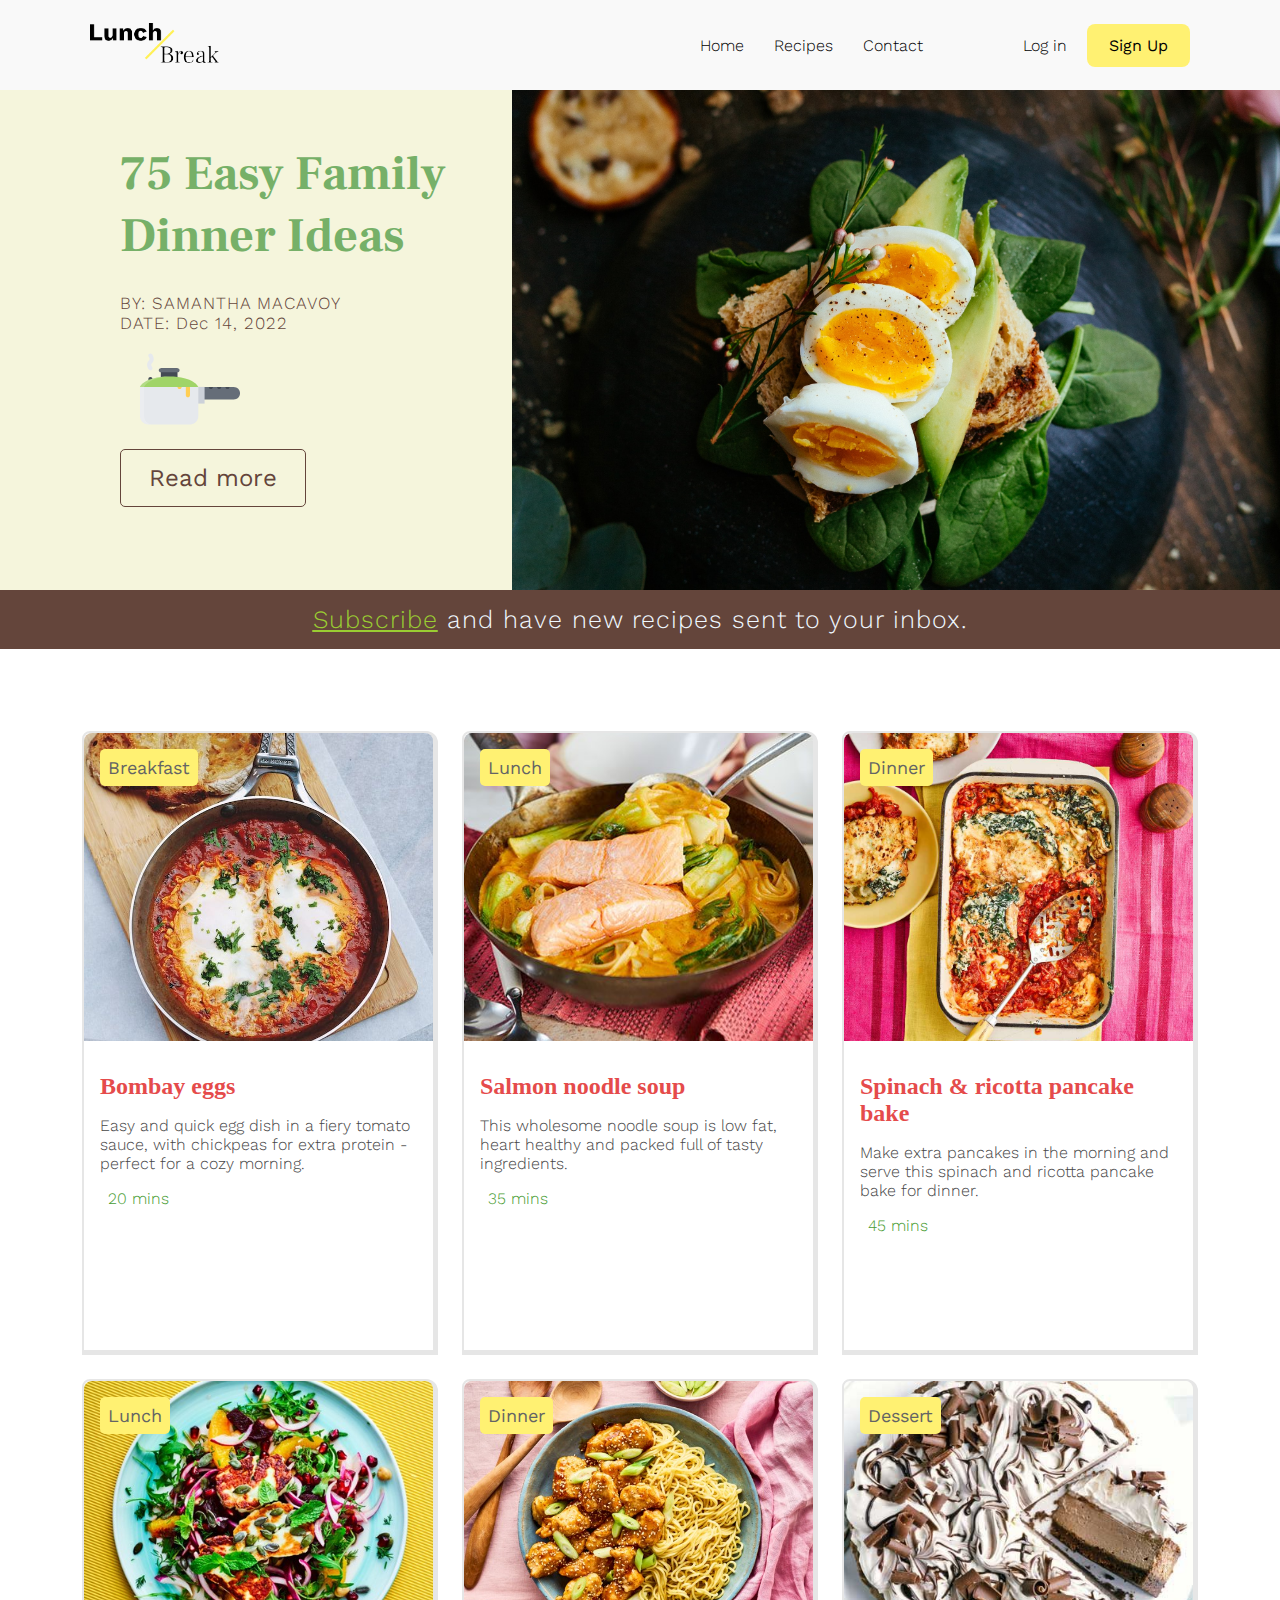
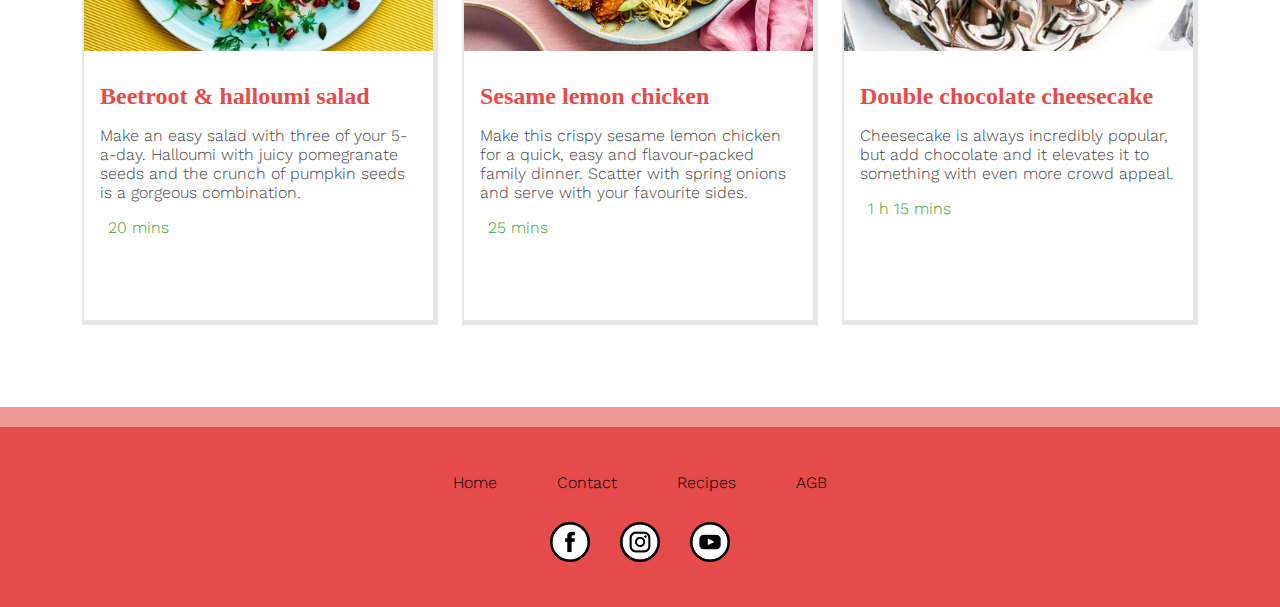
<file: index.html>
<!DOCTYPE html>
<html lang="en">
	<head>
		<meta charset="UTF-8" />
		<meta http-equiv="X-UA-Compatible" content="IE=edge" />
		<meta name="viewport" content="width=device-width, initial-scale=1.0" />
		<link rel="stylesheet" href="./style-small-recipe-cards.css" />
        <link rel="stylesheet" href="herostyles.css"/>
		<!-- Font Awesome link -->
		<link
			rel="stylesheet"
			href="https://cdnjs.cloudflare.com/ajax/libs/font-awesome/6.3.0/css/all.min.css"
			integrity="sha512-SzlrxWUlpfuzQ+pcUCosxcglQRNAq/DZjVsC0lE40xsADsfeQoEypE+enwcOiGjk/bSuGGKHEyjSoQ1zVisanQ=="
			crossorigin="anonymous"
			referrerpolicy="no-referrer" />
		<!-- Link for the Google Fonts Frank Ruhl Libre and Work Sans -->
		<link rel="preconnect" href="https://fonts.googleapis.com" />
		<link rel="preconnect" href="https://fonts.gstatic.com" crossorigin />
		<link
			href="https://fonts.googleapis.com/css2?family=Frank+Ruhl+Libre:wght@300;400;500;600;700;800;900&family=Work+Sans:ital,wght@0,100;0,200;0,300;0,400;0,500;0,600;0,700;0,800;0,900;1,100;1,200;1,300;1,400;1,500;1,600;1,700;1,800;1,900&display=swap"
			rel="stylesheet" />
		<title>Cookbook</title>
	</head>
	<body>
        <!-- MENU BAR AND HERO SECTION WILL START FROM HERE-->

			<header>
				<div class="logo-div">
				<img class="logo" src="./Pictures/Lunch-Break-Logo.png"/>        </div>
		   <div class="menu">
			<ul class="menu-header">
			<li>Home</li>
			<li>Recipes</li>
			<li>Contact</li>
		</ul>
		<div class="sign-up">
		<p>Log in</p>
		<button>Sign Up</button>
		
		</div>
		<div class="mobile-menu"><img class="burger-menu" src="./Pictures/menu.png"/>
		
			</div>
			</div>
			</div>
		</div>
		
			</div>
		</div>
			</header>
			
            <div class="hero-section">
                <div class="hero-text">
                    <h1><a href=""></a>75 Easy Family Dinner Ideas</h1>
                    <p>BY: SAMANTHA MACAVOY <br>DATE: Dec 14, 2022 </p>
                    
                    <div class="cooking"><img src="./images/saucepan-cook-svgrepo-com.svg"/></div>
                    <div><button style="font-size:24px"><a href=""></a>Read more</button></div>
                    
                </div>
                <div class="hero-image">
                    
                </div>
            </div>
            <div class="subscribe">
                <p><a href="" style="color: yellowgreen"><u>Subscribe</u></a> and have new recipes sent to your inbox.</p>
                
            </div>


		<!-- SECTION FOR SMALL RECIPE CARDS -------------->

		<main>
			<section class="recipe-cards">
				<!-- FIRST CARD -->

				<a class="recipe-card" href="bombay.html">
					<div class="card-container">
						<div class="card-top">
							<button class="category-button">Breakfast</button>
							<div class="hover-container">
								<img
									src="./assets/bombay eggs.jpg"
									alt="bombay eggs"
									class="recipe-img" />

								<div class="overlay">
									<div class="hover-title">Bombay eggs</div>
								</div>
							</div>
						</div>
						<div class="card-bottom">
							<h2 class="recipe-title">Bombay eggs</h2>
							<p>
								Easy and quick egg dish in a fiery tomato sauce, with chickpeas
								for extra protein - perfect for a cozy morning.
							</p>
							<span class="cooking-time"
								><i class="fa-solid fa-clock-rotate-left"></i>
								<p>20 mins</p></span
							>
						</div>
					</div>
				</a>

				<!-- SECOND CARD -->

				<a class="recipe-card" href="salmon.html">
					<div class="card-container">
						<div class="card-top">
							<button class="category-button">Lunch</button>
							<div class="hover-container">
								<img
									src="./assets/thai-style-salmon-and-noodle-soup.jpg"
									alt="salmon noodle soup"
									class="recipe-img" />

								<div class="overlay">
									<div class="hover-title">Salmon noodle soup</div>
								</div>
							</div>
						</div>
						<div class="card-bottom">
							<h2 class="recipe-title">Salmon noodle soup</h2>
							<p>
								This wholesome noodle soup is low fat, heart healthy and packed
								full of tasty ingredients.
							</p>
							<span class="cooking-time"
								><i class="fa-solid fa-clock-rotate-left"></i>
								<p>35 mins</p></span
							>
						</div>
					</div>
				</a>

				<!-- THIRD CARD -->

				<a class="recipe-card" href="spinach.html">
					<div class="card-container">
						<div class="card-top">
							<button class="category-button">Dinner</button>
							<div class="hover-container">
								<img
									src="./assets/Spinach__ricotta_pancake_bake.jpg"
									alt="Spinach & ricotta pancake bake"
									class="recipe-img" />

								<div class="overlay">
									<div class="hover-title">Spinach & ricotta pancake bake</div>
								</div>
							</div>
						</div>
						<div class="card-bottom">
							<h2 class="recipe-title">Spinach & ricotta pancake bake</h2>
							<p>
								Make extra pancakes in the morning and serve this spinach and
								ricotta pancake bake for dinner.
							</p>
							<span class="cooking-time"
								><i class="fa-solid fa-clock-rotate-left"></i>
								<p>45 mins</p></span
							>
						</div>
					</div>
				</a>

				<!-- FOURTH CARD -->

				<a class="recipe-card" href="beetrootpg.html">
					<div class="card-container">
						<div class="card-top">
							<button class="category-button">Lunch</button>
							<div class="hover-container">
								<img
									src="./assets/beetroot_halloumi.jpg"
									alt="Beetroot & halloumi salad"
									class="recipe-img" />

								<div class="overlay">
									<div class="hover-title">Beetroot & halloumi salad</div>
								</div>
							</div>
						</div>
						<div class="card-bottom">
							<h2 class="recipe-title">Beetroot & halloumi salad</h2>
							<p>
								Make an easy salad with three of your 5-a-day. Halloumi with
								juicy pomegranate seeds and the crunch of pumpkin seeds is a
								gorgeous combination.
							</p>
							<span class="cooking-time"
								><i class="fa-solid fa-clock-rotate-left"></i>
								<p>20 mins</p></span
							>
						</div>
					</div>
				</a>

				<!-- FIFTH CARD -->

				<a class="recipe-card" href="sesame.html">
					<div class="card-container">
						<div class="card-top">
							<button class="category-button">Dinner</button>
							<div class="hover-container">
								<img
									src="./assets/Sesame_Lemon_Chicken.jpg"
									alt="Crispy sesame lemon chicken"
									class="recipe-img" />

								<div class="overlay">
									<div class="hover-title">Sesame lemon chicken</div>
								</div>
							</div>
						</div>
						<div class="card-bottom">
							<h2 class="recipe-title">Sesame lemon chicken</h2>
							<p>
								Make this crispy sesame lemon chicken for a quick, easy and
								flavour-packed family dinner. Scatter with spring onions and
								serve with your favourite sides.
							</p>
							<span class="cooking-time"
								><i class="fa-solid fa-clock-rotate-left"></i>
								<p>25 mins</p></span
							>
						</div>
					</div>
				</a>

				<!-- SIXTH CARD -->

				<a class="recipe-card" href="choccake.html">
					<div class="card-container">
						<div class="card-top">
							<button class="category-button">Dessert</button>
							<div class="hover-container">
								<img
									src="./assets/double_chocolate_cheeseccake.jpg"
									alt="bombay eggs"
									class="recipe-img" />

								<div class="overlay">
									<div class="hover-title">Double chocolate cheesecake</div>
								</div>
							</div>
						</div>
						<div class="card-bottom">
							<h2 class="recipe-title">Double chocolate cheesecake</h2>
							<p>
								Cheesecake is always incredibly popular, but add chocolate and
								it elevates it to something with even more crowd appeal.
							</p>
							<span class="cooking-time"
								><i class="fa-solid fa-clock-rotate-left"></i>
								<p>1 h 15 mins</p></span
							>
						</div>
					</div>
				</a>
			</section>
		</main>

		<footer>

			<div class="footer-links">
			
				<li>Home</li>
				<li>Contact</li>
				<li>Recipes</li>
				<li>AGB</li>
			
			</div>
			
			<div class="social-media-icons">
			
				<img class="social-media-icon-pic" src="./Pictures/FB-Icon.png"/>
				<img class="social-media-icon-pic" src="./Pictures/IG-Icon.png"/>
				<img class="social-media-icon-pic" src="./Pictures/YT-Icon.png"/>
			</div>
			
			</footer>

	</body>
</html>
</file>
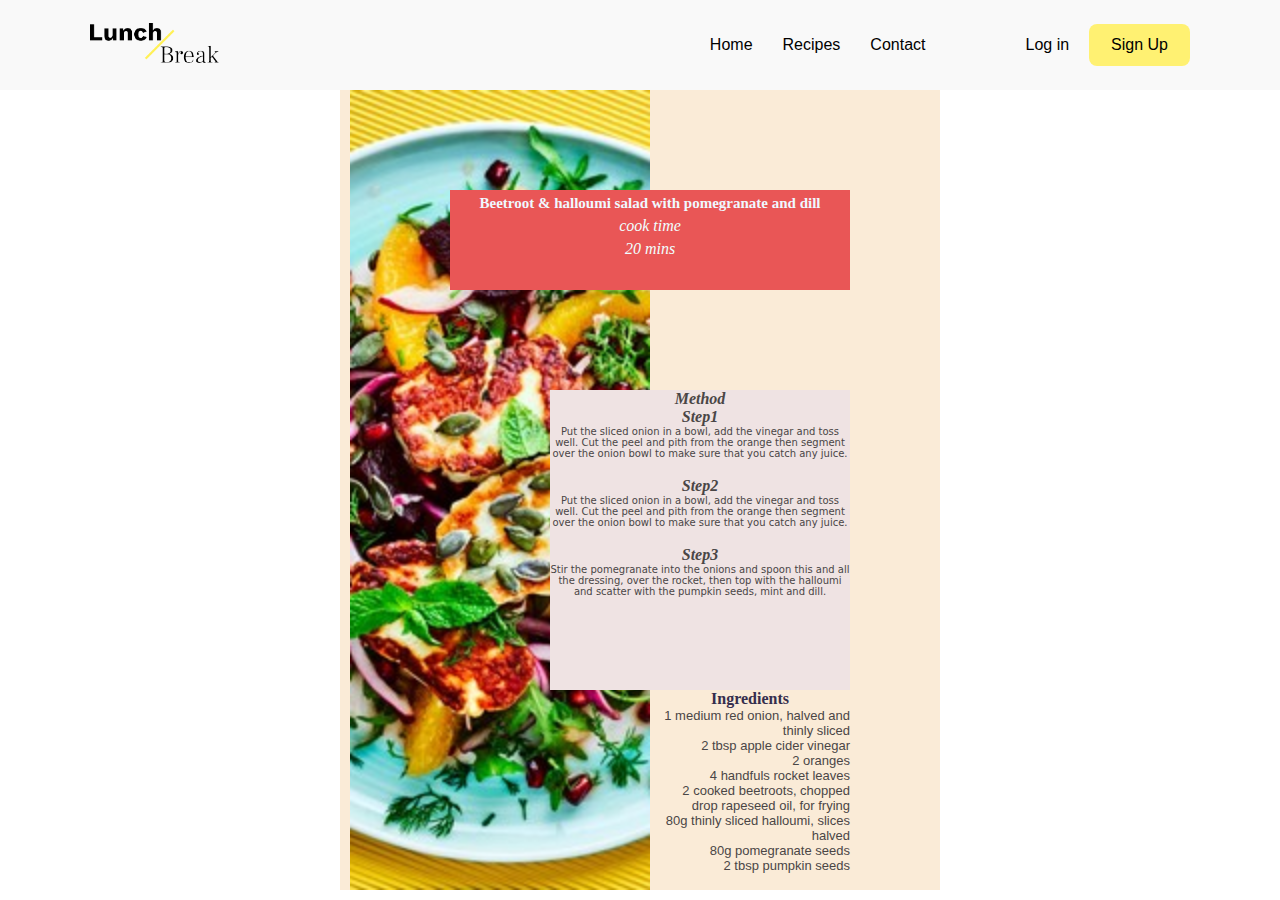
<file: beetrootpg.html>
<!DOCTYPE html>
<html lang="en">
<head>
    <meta charset="UTF-8">
    <meta http-equiv="X-UA-Compatible" content="IE=edge">
    <meta name="viewport" content="width=device-width, initial-scale=1.0">
    <link rel="stylesheet" href="beetroot.css">
    <title>Full Recipe</title>
</head>
<body>
    <header>
        <div class="logo-div">
        <img class="logo" src="./Pictures/Lunch-Break-Logo.png"/>        </div>
   <div class="menu">
    <ul class="menu-header">
    <li>Home</li>
    <li>Recipes</li>
    <li>Contact</li>
</ul>
<div class="sign-up">
<p>Log in</p>
<button>Sign Up</button>

</div>
<div class="mobile-menu"><img class="burger-menu" src="./Pictures/menu.png"/>

    </div>
    </div>
    </div>
</div>

    </div>
</div>
    </header>
    <div class="maincontainer">
    <div class="container">
        <div class="image image1"></div>
        <div class="image image2">
            <h2>Method</h2>
            <h2>Step1</h2>
            <p>Put the sliced onion in a bowl, add the vinegar and toss well. Cut the peel and pith from the orange then segment over the onion bowl to make sure that you catch any juice.</p>
            <br/>
            <h2>Step2</h2>
            <p>Put the sliced onion in a bowl, add the vinegar and toss well. Cut the peel and pith from the orange then segment over the onion bowl to make sure that you catch any juice.</p>
            <br/>
            <h2>Step3</h2>
            <p>Stir the pomegranate into the onions and spoon this and all the dressing, over the rocket, then top with the halloumi and scatter with the pumpkin seeds, mint and dill.</p>
        </div>
        <div class="image image3">
            <h1>Beetroot & halloumi salad with pomegranate and dill</h1> 
            <p>cook time </p> 
            <p>20 mins<p> </div>
        <div class="image image4">
            <h4>Ingredients</h4>
            <div class="list>">
            <ul>
            <li>	1 medium red onion, halved and thinly sliced</li>
            <li>	2 tbsp apple cider vinegar</li>
            <li>	2 oranges</li>
            <li>	4 handfuls rocket leaves</li>
            <li>	2 cooked beetroots, chopped</li>
            <li>	drop rapeseed oil, for frying</li>
            <li>	80g thinly sliced halloumi, slices halved</li>
            <li>	80g pomegranate seeds</li>
            <li>	2 tbsp pumpkin seeds<li>
                
           
        </ul>
        </div>
    </div>
    </div>
    


    </div>
    

</body>
</html>
</file>
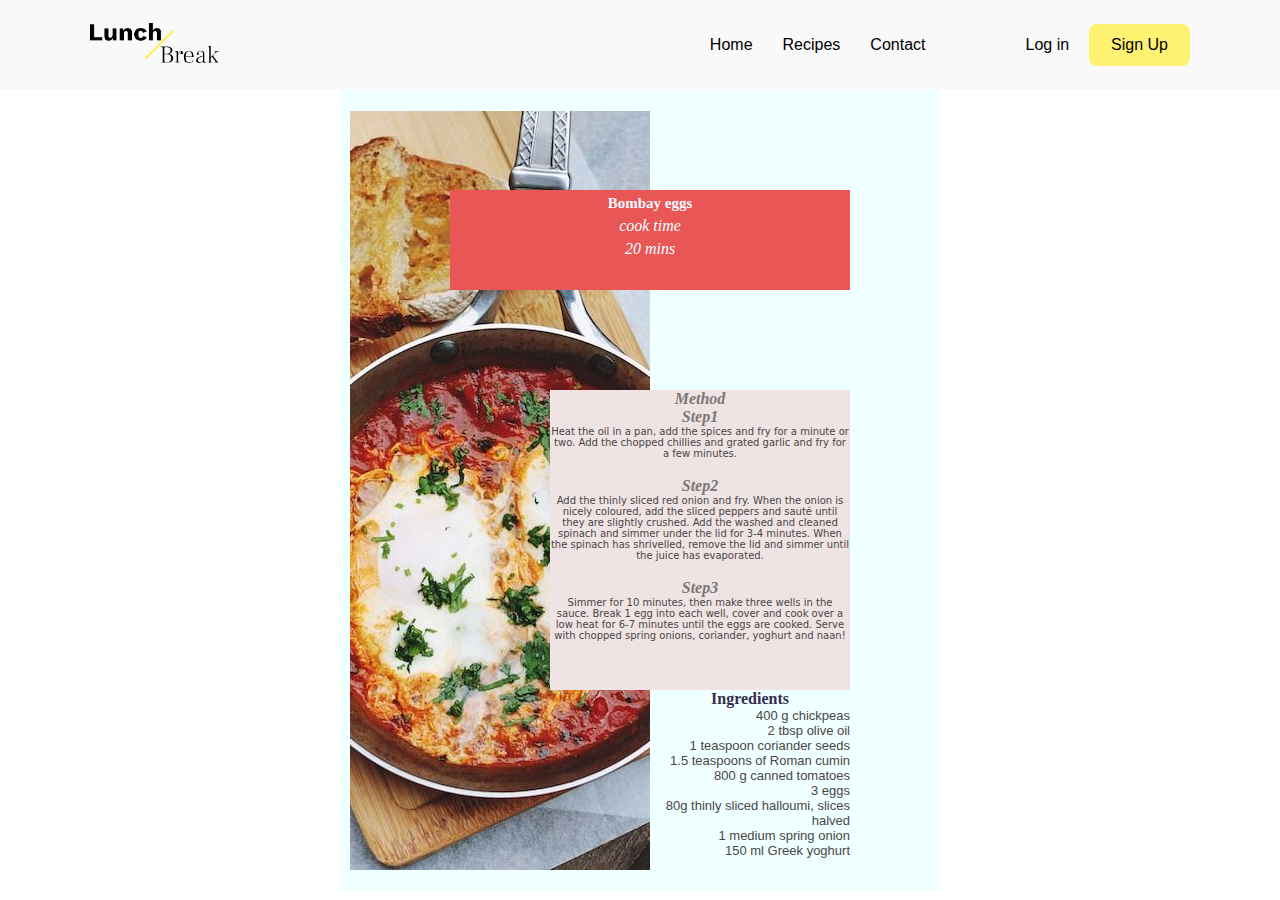
<file: bombay.html>
<!DOCTYPE html>
<html lang="en">
<head>
    <meta charset="UTF-8">
    <meta http-equiv="X-UA-Compatible" content="IE=edge">
    <meta name="viewport" content="width=device-width, initial-scale=1.0">
    <link rel="stylesheet" href="bombay.css">
    <title>Bombay meals</title>
</head>
<body>
    
    <header>
        <div class="logo-div">
        <img class="logo" src="./Pictures/Lunch-Break-Logo.png"/>        </div>
   <div class="menu">
    <ul class="menu-header">
    <li>Home</li>
    <li>Recipes</li>
    <li>Contact</li>
</ul>
<div class="sign-up">
<p>Log in</p>
<button>Sign Up</button>

</div>
<div class="mobile-menu"><img class="burger-menu" src="./Pictures/menu.png"/>

    </div>
    </div>
    </div>
</div>

    </div>
</div>
    </header>

    <div class="maincontainer">
    <div class="container">
        <div class="image image1"></div>
        <div class="image image2">
            <h2>Method</h2>
            
            <h2>Step1</h2>
            <p>
                Heat the oil in a pan, add the spices and fry for a minute or two. Add the chopped chillies and grated garlic and fry for a few minutes.
                </p>
                <br/>
                
                
            <h2>Step2</h2>
            <p>Add the thinly sliced red onion and fry. When the onion is nicely coloured, add the sliced peppers and sauté until they are slightly crushed.
                Add the washed and cleaned spinach and simmer under the lid for 3-4 minutes. When the spinach has shrivelled, remove the lid and simmer until the juice has evaporated.
                </p>
                <br/>
                
                
            <h2>Step3</h2>
            <p>Simmer for 10 minutes, then make three wells in the sauce. Break 1 egg into each well, cover and cook over a low heat for 6-7 minutes until the eggs are cooked.
                Serve with chopped spring onions, coriander, yoghurt and naan!
                </p>
        </div>
        <div class="image image3">
            <h1>Bombay eggs</h1> 
            <p>cook time </p> 
            <p>20 mins<p> </div>
        <div class="image image4">
            <h4>Ingredients</h4>
            <div class="list>">
            <ul>
            <li>	400 g chickpeas</li>
            <li>	2 tbsp olive oil</li>
            <li>	1 teaspoon coriander seeds</li>
            <li>	1.5 teaspoons of Roman cumin</li>
            <li>	800 g canned tomatoes</li>
            <li>	3 eggs</li>
            <li>	80g thinly sliced halloumi, slices halved</li>
            <li>	1 medium spring onion</li>
            <li>	150 ml Greek yoghurt<li>
                
           
        </ul>
        </div>
    </div>
    </div>


    </div>


</body>
</html>
</file>
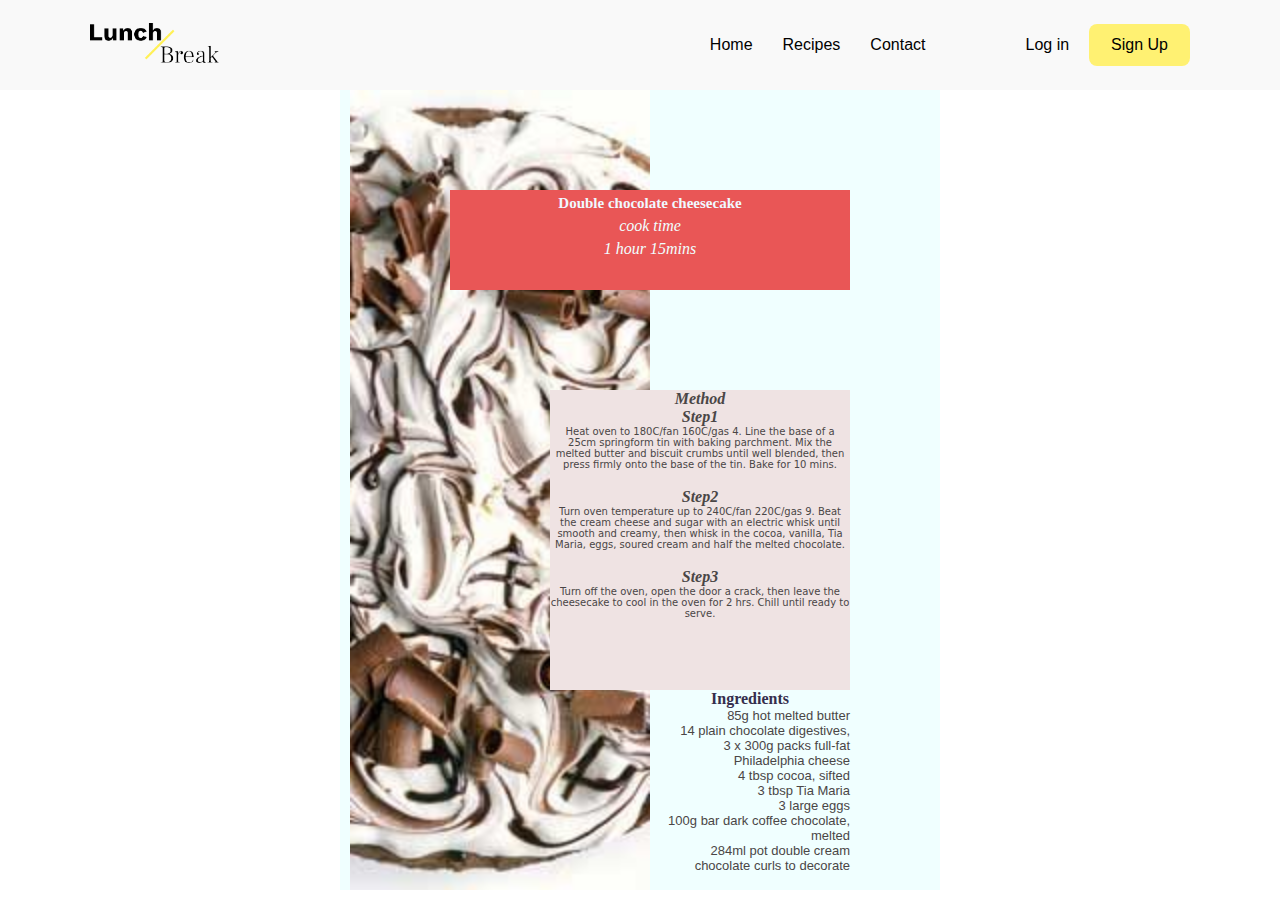
<file: choccake.html>
<!DOCTYPE html>
<html lang="en">
<head>
    <meta charset="UTF-8">
    <meta http-equiv="X-UA-Compatible" content="IE=edge">
    <meta name="viewport" content="width=device-width, initial-scale=1.0">
    <link rel="stylesheet" href="choccake.css">
    <title>chocolate cheesecake</title>
</head>
<body>

    <header>
        <div class="logo-div">
        <img class="logo" src="./Pictures/Lunch-Break-Logo.png"/>        </div>
   <div class="menu">
    <ul class="menu-header">
    <li>Home</li>
    <li>Recipes</li>
    <li>Contact</li>
</ul>
<div class="sign-up">
<p>Log in</p>
<button>Sign Up</button>

</div>
<div class="mobile-menu"><img class="burger-menu" src="./Pictures/menu.png"/>

    </div>
    </div>
    </div>
</div>

    </div>
</div>
    </header>

    
    <div class="maincontainer">
    <div class="container">
        <div class="image image1"></div>
        <div class="image image2">
            <h2>Method</h2>
            <h2>Step1</h2>
            <p>Heat oven to 180C/fan 160C/gas 4. Line the base of a 25cm springform tin with baking parchment. Mix the melted butter and biscuit crumbs until well blended, then press firmly onto the base of the tin. Bake for 10 mins.</p>
            <br/>
            <h2>Step2</h2>
            <p>Turn oven temperature up to 240C/fan 220C/gas 9. Beat the cream cheese and sugar with an electric whisk until smooth and creamy, then whisk in the cocoa, vanilla, Tia Maria, eggs, soured cream and half the melted chocolate. </p>
            <br/>
            <h2>Step3</h2>
            <p>Turn off the oven, open the door a crack, then leave the cheesecake to cool in the oven for 2 hrs. Chill until ready to serve.</p>
        </div>
        <div class="image image3">
            <h1>Double chocolate cheesecake</h1> 
            <p>cook time </p> 
            <p>1 hour 15mins<p> </div>
        <div class="image image4">
            <h4>Ingredients</h4>
            <div class="list>">
            <ul>
            <li>	85g hot melted butter</li>
            <li>	14 plain chocolate digestives, </li>
            <li>	3 x 300g packs full-fat Philadelphia cheese</li>
            <li>	4 tbsp cocoa, sifted</li>
            <li>	3 tbsp Tia Maria</li>
            <li>	3 large eggs</li>
            <li>	100g bar dark coffee chocolate, melted </li>
            <li>	284ml pot double cream</li>
            <li>	chocolate curls to decorate </li>
        
                
           
        </ul>
        </div>
    </div>
    </div>


    </div>


</body>
</html>
</file>
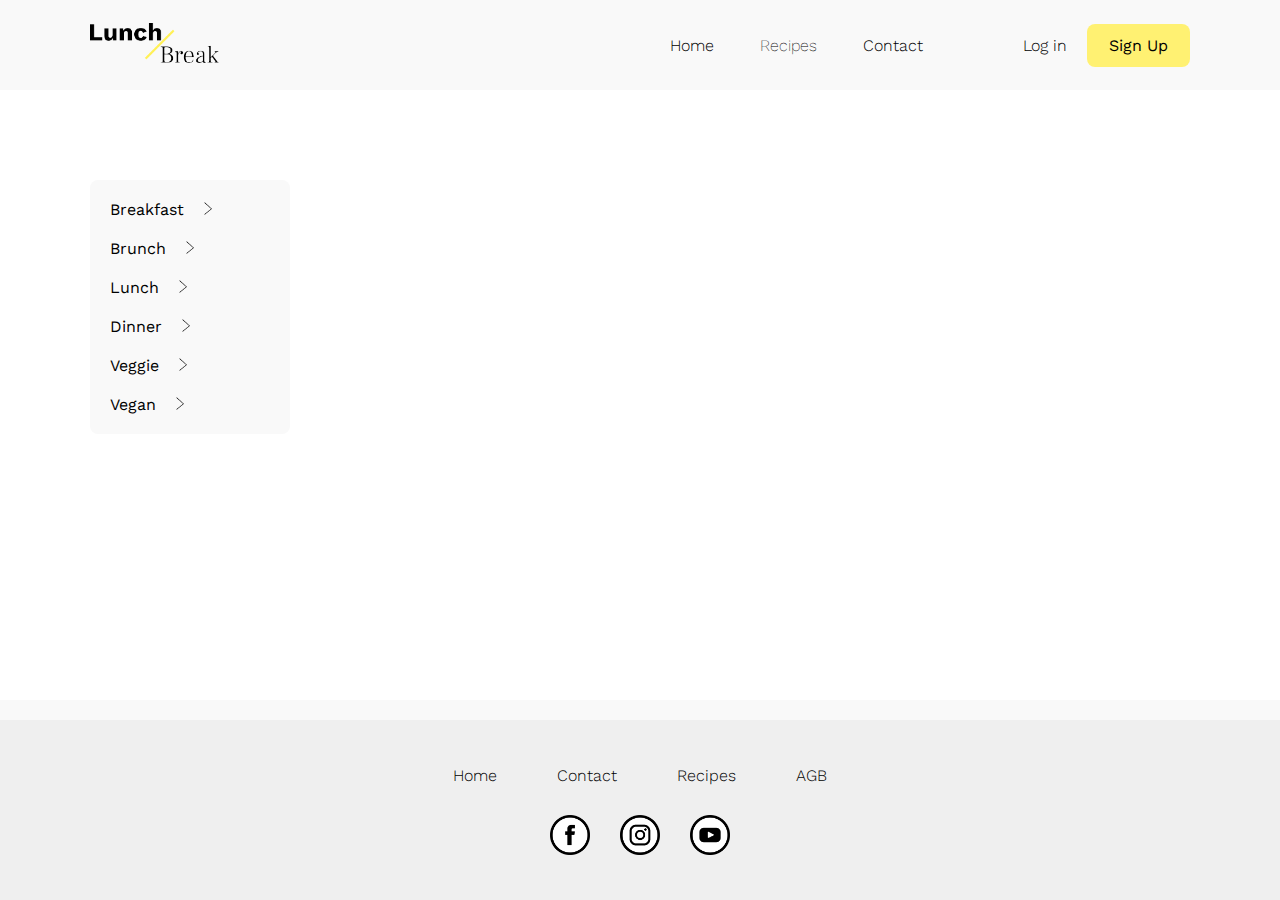
<file: Max-Index.html>
<!DOCTYPE html>
<html lang="en">
<head>
    <meta charset="UTF-8">
    <meta http-equiv="X-UA-Compatible" content="IE=edge">
    <meta name="viewport" content="width=device-width, initial-scale=1.0">
    <link rel="stylesheet" href="https://fonts.googleapis.com/css2?family=Frank+Ruhl+Libre:wght@300;400;500;600;700;800;900&family=Work+Sans:wght@300;400;700;900&display=swap" type="text/css">
    <title>Document</title>
    <link rel="stylesheet" type="text/css" href="./max-style-cook-book.css">
</head>
<body>
    <header>
        <div class="logo-div">
        <img class="logo" src="./_Pictures/Lunch-Break-Logo.png"/>        </div>
   <div class="menu">
    <ul class="menu-header">
    <li>Home</li>
    <div class="dropdown">
        <button class="dropbtn">Recipes 
        </button>
        <div class="dropdown-content">
          <a href="">Breakfast</a>
          <a href="">Brunch</a>
          <a href="">Lunch</a>
          <a href="">Dinner</a>
          <a href="">Veggie</a>
          <a href="">Vegan</a>
        </div>
      </div> 
    <li>Contact</li>
</ul>
<div class="sign-up">
<p>Log in</p>
<button>Sign Up</button>

</div>


  <!-- <div class="mobile-menu">
    <img class="burger-menu" src="./_Pictures/menu.png"/>
    <div id="myLinks">
        <a href="#news">News</a>
        <a href="#contact">Contact</a>
        <a href="#about">About</a>
      </div>
      <a href="javascript:void(0);" class="icon" onclick="myFunction()">
        <i class="fa fa-bars"></i>
      </a>
</div> -->

<div class="mobile-menu"><img class="burger-menu" src="./_Pictures/menu.png"/>

    </div>
    </div>
    </div>
</div>

    </div>
</div>
    </header>

<content>
    <aside>
        <div class="section">
            <ul class="side-menu-list">
                <li class="menu-list">Breakfast<img class="chevron" src="./_Pictures/Chevron.png"/></li>
                <li class="menu-list">Brunch<img class="chevron" src="./_Pictures/Chevron.png"/></li>
                <li class="menu-list">Lunch<img class="chevron" src="./_Pictures/Chevron.png"/></li>
                <li class="menu-list">Dinner<img class="chevron" src="./_Pictures/Chevron.png"/></li>
                <li class="menu-list">Veggie<img class="chevron" src="./_Pictures/Chevron.png"/></li>
                <li class="menu-list">Vegan<img class="chevron" src="./_Pictures/Chevron.png"/></li>
            </ul>
        </div>
    </aside>
</content>

<footer>

<div class="footer-links">

    <li>Home</li>
    <li>Contact</li>
    <li>Recipes</li>
    <li>AGB</li>

</div>

<div class="social-media-icons">

    <img class="social-media-icon-pic" src="./_Pictures/FB-Icon.png"/>
    <img class="social-media-icon-pic" src="./_Pictures/IG-Icon.png"/>
    <img class="social-media-icon-pic" src="./_Pictures/YT-Icon.png"/>
</div>

</footer>

<script>
    function myFunction() {
      var x = document.getElementById("myLinks");
      if (x.style.display === "block") {
        x.style.display = "none";
      } else {
        x.style.display = "block";
      }
    }
    </script>

</body>
</html>
</file>
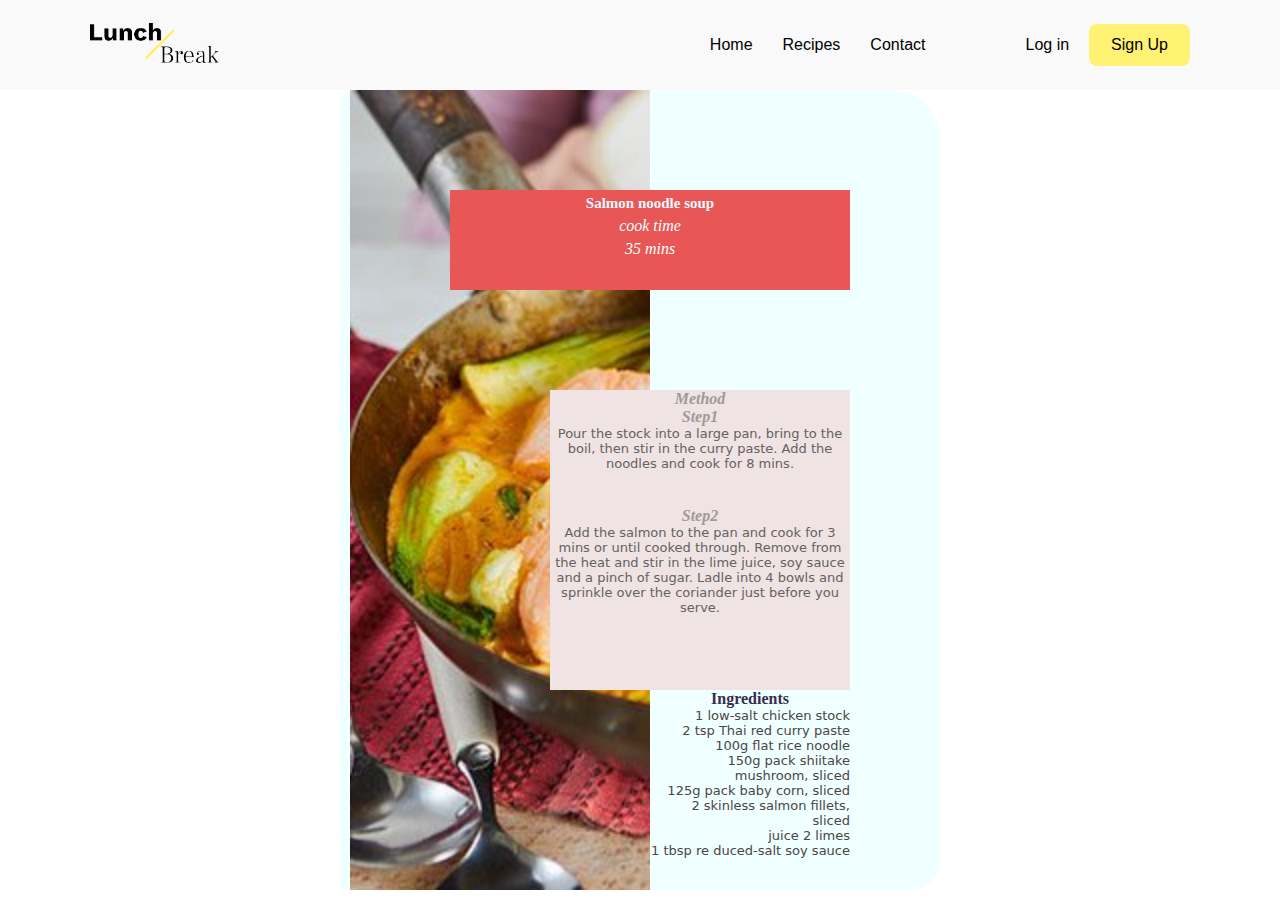
<file: salmon.html>
<!DOCTYPE html>
<html lang="en">
<head>
    <meta charset="UTF-8">
    <meta http-equiv="X-UA-Compatible" content="IE=edge">
    <meta name="viewport" content="width=device-width, initial-scale=1.0">
    <link rel="stylesheet" href="salmon.css">
    <title>Salmon soup meals</title>
</head>
<body>

    <header>
        <div class="logo-div">
        <img class="logo" src="./Pictures/Lunch-Break-Logo.png"/>        </div>
   <div class="menu">
    <ul class="menu-header">
    <li>Home</li>
    <li>Recipes</li>
    <li>Contact</li>
</ul>
<div class="sign-up">
<p>Log in</p>
<button>Sign Up</button>

</div>
<div class="mobile-menu"><img class="burger-menu" src="./Pictures/menu.png"/>

    </div>
    </div>
    </div>
</div>

    </div>
</div>
    </header>

    
    <div class="maincontainer">
    <div class="container">
        <div class="image image1"></div>
        <div class="image image2">
            <h2>Method</h2>
            <h2>Step1</h2>
            <p>Pour the stock into a large pan, bring to the boil, then stir in the curry paste. Add the noodles and cook for 8 mins.</p>
            <br/>
            
            <br/>
            <h2>Step2</h2>
            <p>Add the salmon to the pan and cook for 3 mins or until cooked through. Remove from the heat and stir in the lime juice, soy sauce and a pinch of sugar. Ladle into 4 bowls and sprinkle over the coriander just before you serve.</p>
        </div>
        <div class="image image3">
            <h1>Salmon noodle soup</h1> 
            <p>cook time </p> 
            <p>35 mins<p> </div>

        <div class="image image4">
            <h4>Ingredients</h4>
            <div class="list>">
            <ul>
            <li>	1 low-salt chicken stock</li>
            <li>	2 tsp Thai red curry paste</li>
            <li>	100g flat rice noodle</li>
            <li>	150g pack shiitake mushroom, sliced</li>
            <li>	125g pack baby corn, sliced</li>
            <li>	2 skinless salmon fillets, sliced</li>
            <li>	juice 2 limes</li>
            <li>	1 tbsp re duced-salt soy sauce</li>
           
                
           
        </ul>
        </div>
    </div>
    </div>


    </div>


</body>
</html>
</file>
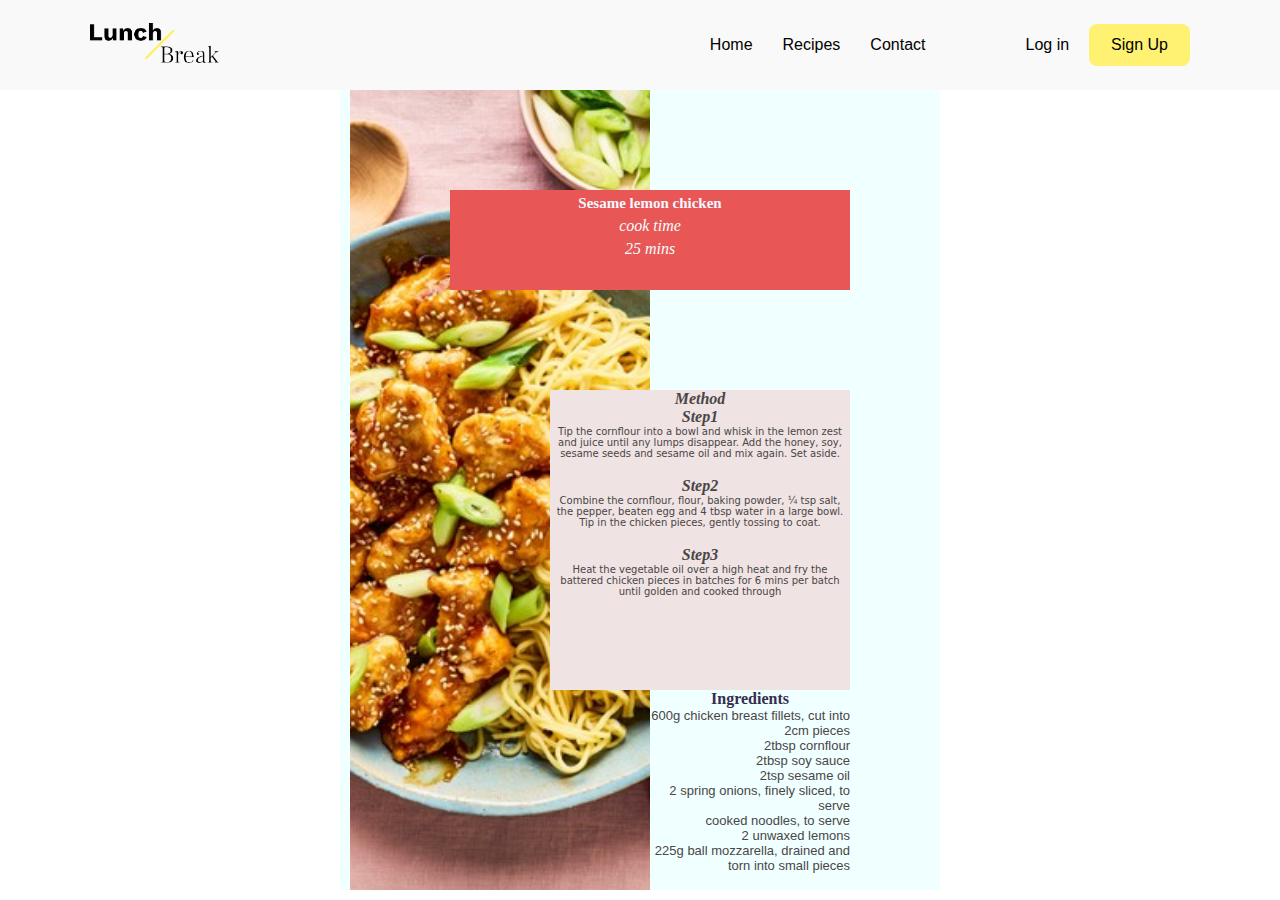
<file: sesame.html>
<!DOCTYPE html>
<html lang="en">
<head>
    <meta charset="UTF-8">
    <meta http-equiv="X-UA-Compatible" content="IE=edge">
    <meta name="viewport" content="width=device-width, initial-scale=1.0">
    <link rel="stylesheet" href="sesame.css">
    <title>Bombay meals</title>
</head>
<body>

    <header>
        <div class="logo-div">
        <img class="logo" src="./Pictures/Lunch-Break-Logo.png"/>        </div>
   <div class="menu">
    <ul class="menu-header">
    <li>Home</li>
    <li>Recipes</li>
    <li>Contact</li>
</ul>
<div class="sign-up">
<p>Log in</p>
<button>Sign Up</button>

</div>
<div class="mobile-menu"><img class="burger-menu" src="./Pictures/menu.png"/>

    </div>
    </div>
    </div>
</div>

    </div>
</div>
    </header>

    
    <div class="maincontainer">
    <div class="container">
        <div class="image image1"></div>
        <div class="image image2">
            <h2>Method</h2>
            <h2>Step1</h2>
            <p>Tip the cornflour into a bowl and whisk in the lemon zest and juice until any lumps disappear. Add the honey, soy, sesame seeds and sesame oil and mix again. Set aside.</p>
            <br/>
            <h2>Step2</h2>
            <p>Combine the cornflour, flour, baking powder, ¼ tsp salt, the pepper, beaten egg and 4 tbsp water in a large bowl. Tip in the chicken pieces, gently tossing to coat.</p>
           <br/>
            <h2>Step3</h2>
            <p>Heat the vegetable oil over a high heat and fry the battered chicken pieces in batches for 6 mins per batch until golden and cooked through</p>
        </div>
        <div class="image image3">
            <h1>Sesame lemon chicken</h1> 
            <p>cook time </p> 
            <p>25 mins<p> </div>
        <div class="image image4">
            <h4>Ingredients</h4>
            <div class="list>">
            <ul>
            <li>	600g chicken breast fillets, cut into 2cm pieces</li>
            <li>	2tbsp cornflour</li>
            <li>	2tbsp soy sauce</li>
            <li>	2tsp sesame oil</li>
            <li>	2 spring onions, finely sliced, to serve</li>
            <li>	cooked noodles, to serve </li>
            <li>    2 unwaxed lemons</li>
            <li>	225g ball mozzarella, drained and torn into small pieces</li>
            
                
           
        </ul>
        </div>
    </div>
    </div>


    </div>


</body>
</html>
</file>
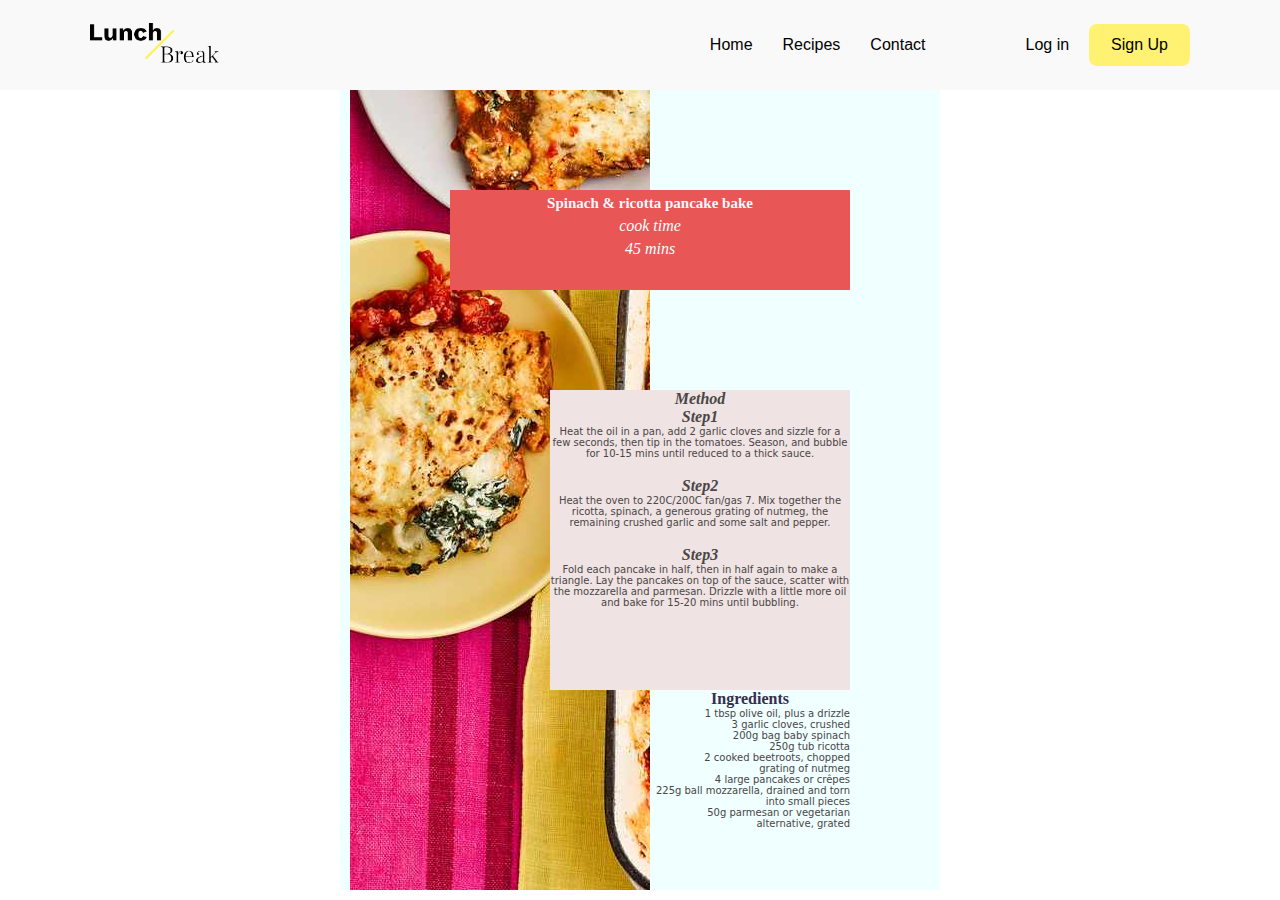
<file: spinach.html>
<!DOCTYPE html>
<html lang="en">
<head>
    <meta charset="UTF-8">
    <meta http-equiv="X-UA-Compatible" content="IE=edge">
    <meta name="viewport" content="width=device-width, initial-scale=1.0">
    <link rel="stylesheet" href="spinach.css">
    <title>Spinach</title>
</head>
<body>

    <header>
        <div class="logo-div">
        <img class="logo" src="./Pictures/Lunch-Break-Logo.png"/>        </div>
   <div class="menu">
    <ul class="menu-header">
    <li>Home</li>
    <li>Recipes</li>
    <li>Contact</li>
</ul>
<div class="sign-up">
<p>Log in</p>
<button>Sign Up</button>

</div>
<div class="mobile-menu"><img class="burger-menu" src="./Pictures/menu.png"/>

    </div>
    </div>
    </div>
</div>

    </div>
</div>
    </header>

    
    <div class="maincontainer">
    <div class="container">
        <div class="image image1"></div>
        <div class="image image2">
            <h2>Method</h2>
            <h2>Step1</h2> 
            <p>Heat the oil in a pan, add 2 garlic cloves and sizzle for a few seconds, then tip in the tomatoes. Season, and bubble for 10-15 mins until reduced to a thick sauce. </p>
            <br/>
            <h2>Step2</h2>
            <p>Heat the oven to 220C/200C fan/gas 7. Mix together the ricotta, spinach, a generous grating of nutmeg, the remaining crushed garlic and some salt and pepper. </p>
            <br/>
            <h2>Step3</h2>
            <p>Fold each pancake in half, then in half again to make a triangle. Lay the pancakes on top of the sauce, scatter with the mozzarella and parmesan. Drizzle with a little more oil and bake for 15-20 mins until bubbling.</p>
        </div>
        <div class="image image3">
            <h1>Spinach & ricotta pancake bake</h1> 
            <p>  cook time </p> 
            <p> 45 mins<p> </div>
        <div class="image image4">
            <h4>Ingredients</h4>
            <div class="list>">
            <ul>
            <li>	1 tbsp olive oil, plus a drizzle</li>
            <li>	3 garlic cloves, crushed</li>
            <li>	200g bag baby spinach</li>
            <li>	250g tub ricotta</li>
            <li>	2 cooked beetroots, chopped</li>
            <li>	grating of nutmeg</li>
            <li>	4 large pancakes or crêpes </li>
            <li>	225g ball mozzarella, drained and torn into small pieces</li>
            <li>	50g parmesan or vegetarian alternative, grated<li>
                
           
        </ul>
        </div>
    </div>
    </div>


    </div>


</body>
</html>
</file>
<file: herostyles.css>
* {
    padding: 0;
    margin: 0;
    box-sizing: border-box;
    font-family: 'Work Sans', sans-serif;
}
header {
    display: flex;
    align-items: center;
    background-color: #F9F9F9;
    height: 90px;
    width: 100%;
    justify-content: space-between;
}
.hero-section {
    display: grid;
    grid-template-columns: 40% 60%;
    grid-gap: 0;
    margin: 0;
    padding: 0;
    height: 500px;
}

.hero-text {
    width: auto;
    height: 500px;
    background-color: beige;
    padding-left: 120px;
    display: flex;
    flex-direction: column;
    justify-content: space-around;
    padding-top: 50px;
    padding-bottom: 80px;
    align-items: flex-start;
    
}
.hero-text h1 {
    padding-right: 50px;
    padding-bottom: 20px;
    font-family: 'Frank Ruhl Libre', serif;
    font-size: 48px;
    color: #76B068;
    cursor: pointer;
    
}
.hero-text p {
    letter-spacing: 1px;
    font-size: 17px;
    color: #64453B;
}
.hero-text img {
    height: 100px;
    padding-left: 20px;
}
.hero-text button {
    background: none;
    color:rgb(100, 69, 59);
    border: 1px solid rgb(100, 69, 59) ;
    cursor: pointer;
    padding: 14px 28px;
    border-radius: 5px;

}    
button:hover {
    background-color: rgb(100, 69, 59);
    color:beige;
  
    
}

.hero-image {
    /*height: 500px;
    width: auto;*/
    background-image: url(./images/joseph-gonzalez-fdlZBWIP0aM-unsplash.jpg);
    background-position: center;
    background-size: cover;
    max-width: 100%;
    height: auto;
    
}
.subscribe {
    height: auto;
    width: 100%;
    background-color: rgb(100, 69, 59);
    color:aliceblue;
    text-align: center;
    padding: 15px 0 15px 0;
    font-size: 25px;
    letter-spacing: 1px;
    
}

header {
    display: flex;
    align-items: center;
    background-color: #F9F9F9;
    height: 90px;
    width: 100%;
    justify-content: space-between;
}
.logo {
    height: 40px;
    object-fit: contain;
}
.logo-menu {
    display: flex;
    flex-direction: row;
}
.logo-div {
    padding-left: 90px;
}
.menu {
    display: flex;
    flex-direction: row;
}
.menu-header {
    display: flex;
    justify-content: center;
    align-items: center;
    list-style-type: none;
    gap: 30px;
    font-family: 'Work Sans', sans-serif;
    font-weight: 300;
}
.sign-up {
    display: flex;
    flex-direction: row;
    align-items: center;
    gap: 20px;
    padding-left: 100px;
    padding-right: 90px;
}
p {
    font-family: 'Work Sans', sans-serif;
    font-weight: 300;
}
button {
    font-family: 'Work Sans', sans-serif;
    font-weight: 400;
    font-size: 16px;
    padding-right: 20px;
    padding-left: 20px;
    padding-top: 10px;
    padding-bottom: 10px;
    background-color: #fff172;
    border-color: transparent;
    border-radius: 8px;
}
button:hover {
    background-color: white;
}
aside {
display: flex;
flex-direction: column;
justify-content: flex-start;
background-color: #F9F9F9;
border-radius: 8px;
width: 200px;
height: auto;
}
aside .section {
font-family: 'Work Sans', sans-serif;
}
content {
overflow: hidden;
display: block;
padding: 90px;
}
.side-menu-list {
font-size: 16px;
font-weight: 400;
list-style-type: none;
padding-left: 20px;
padding-top: 20px;
}
.menu-list {
padding-bottom: 20px;
}
.menu-list:hover {
color: #fff172;
}
footer {
display: flex;
flex-direction: column;
align-items: center;
justify-content: center;
background-color: #e54b4b;
height: 200px;
border-top: 20px solid #ed9696;
gap: 30px;
width: 100%;
bottom: 0;
}
.footer-links {
font-family: 'Work Sans', sans-serif;
font-weight: 300;
display: flex;
flex-direction: row;
list-style-type: none;
gap: 60px;
}
.social-media-button {
display: flex;
align-items: center;
justify-content: center;
height: 40px;
width: 40px;
border-radius: 50%;
}
.social-media-icons {
display: flex;
flex-direction: row;
gap: 30px;
}
.chevron {
width: 8px;
margin-left: 20px;
}
.social-media-icon-pic {
width: 40px;
}
.burger-menu {
    height: 20px;
    width: 100%;
    object-fit: contain;
}
.mobile-menu {
    background-color: #fff172;
    padding: 10px;
    border-radius: 8px;
    overflow: hidden;
    position: relative;
}
.mobile-menu:active {
    background-color: white;
}


@media screen and (max-device-width: 480px)
and (orientation: portrait) {
    .hero-section {
        display: flex;
        flex-direction: column;
        width: 100%;
        height: auto;
    }
    .hero-image {
        width: 100%;
        height: 250px;
        order: -1;
    }
    .hero-text {
        display: grid;
        grid-template-columns: 70% 30%;
        height: 80px;
        padding: 15px 20px;
    }
    .hero-text h1 {
        font-size: 20px;
        padding: none;
    }
    .hero-text p {
        font-size: 10px;
    }
    .hero-text img {
        display: none;
    }
    .hero-text button {
        display: none;
    }
    .subscribe {
        font-size: 10px;
        height: auto;
        padding: 5px 0 5px 0;
    }
            .menu-header {
            display: none;
            }
            .sign-up {
            display: none;
            }
            aside {
            display: none;
            }
            .logo-div {
            padding-left: 30px;
            }
            header {
            justify-content: space-between;
            }
            footer {
            height: 300px;
            padding-top: 10px;
            padding-bottom: 10px;
            }
            .footer-links {
            flex-direction: column;
            gap: 10px;
            text-align: center;
            }
            .social-media-icon-pic {
            width: 30px;
            }
            .social-media-icons {
            padding-top: 20px;
            }
            .mobile-menu {
                margin-right: 30px;
            }

    }
@media screen and (min-device-width: 768px)
and (max-device-width: 1010px) {
    .hero-section {
        display: flex;
        flex-direction: column;
        width: 100%;
        height: auto;
    }
    .hero-image {
        width: 100%;
        height: 350px;
        order: -1;
    }
    .hero-text {
        display: grid;
        grid-template-columns: 70% 30%;
        height: 80px;
        padding: 15px 20px;
    }
    .hero-text h1 {
        font-size: 30px;
        padding: none;
    }
    .hero-text p {
        font-size: 15px;
    }
    .hero-text img {
        display: none;
    }
    .hero-text button {
        display: none;
    }
    .subscribe {
        font-size: 15px;
        height: auto;
        padding: 5px 0 5px 0;
    }
    .menu-header {
        display: none;
        }
        .sign-up {
        display: none;
        }
        aside {
        display: none;
        }
        .logo-div {
        padding-left: 30px;
        }
        header {
        justify-content: space-between;
        }
        footer {
        height: 300px;
        padding-top: 10px;
        padding-bottom: 10px;
        }
        .footer-links {
        flex-direction: column;
        gap: 10px;
        text-align: center;
        }
        .social-media-icon-pic {
        width: 30px;
        }
        .social-media-icons {
        padding-top: 20px;
        }
        .mobile-menu {
            margin-right: 30px;
        }
}
@media screen and (min-width: 1024px) {


    .mobile-menu {
    display: none;
    }
    }
</file>
<file: beetroot.css>
*{
    margin: 0;
    padding: 0%;
    box-sizing: border-box;
}
.maincontainer{
    display: grid;
    grid-template-rows: 100px 100px 100px 100px 100px 100px 100px 100px;
    grid-template-columns: 100px 100px 100px 100px 100px 100px;
    justify-content: center;


}
.container{
    grid-area: 1 / 1 / 9 / 7 ;
    display: grid;
    grid-template-rows: 100px 100px 100px 100px 100px 100px 100px 100px;
    grid-template-columns: 100px 100px 100px 100px 100px 100px;
    padding:0 10px;
    background-color: antiquewhite;

}
.container:hover{
    grid-area: 1 / 1 / 9 / 7 ;
    display: grid;
    grid-template-rows: 100px 100px 100px 100px 100px 100px 100px 100px;
    grid-template-columns: 100px 100px 100px 100px 100px 100px;
    padding:0 10px;
    border-radius: 15px 50px; 
    background-color: rgb(228, 201, 167);

}
.container2{
    grid-area: 9 / 9/ span 9 / 9;
    display: grid;
    grid-template-rows: 100px 100px 100px 100px 100px 100px 100px 100px;
    grid-template-columns: 100px 100px 100px 100px 100px 100px;
    padding: 0 30px;
    background-color: antiquewhite;

}
.container2:hover{
    grid-area: 9 / 9/ span 9 / 9;
    display: grid;
    grid-template-rows: 100px 100px 100px 100px 100px 100px 100px 100px;
    grid-template-columns: 100px 100px 100px 100px 100px 100px;
    padding: 0 30px;
    background-color: rgb(228, 201, 167);

}
.image1{
    background-image: url(./assets/beetroot_halloumi.jpg);
    background-position: center ;
    object-fit: ;
    background-size: cover;
    background-repeat: no-repeat;
    grid-row: 1/9;
    grid-column: 1/4;;
}
.image2{
    grid-area: 4 / 3 / 7 / 6;
    background-color: #EFE3E3;
}

.image2 h2{
    font-size: medium;
    font-style: oblique;
    color:rgb(74, 70, 70);
    text-align: center;


}

.image2 p{
    font-size: x-small;
    text-align: center;
    font-family:system-ui, -apple-system, BlinkMacSystemFont, 'Segoe UI', Roboto, Oxygen, Ubuntu, Cantarell, 'Open Sans', 'Helvetica Neue', sans-serif;
    color:rgb(74, 70, 70);
}
.image3{
    /* gird-area: row-start col-start row-end col-end*/
    grid-area:3 / 2 / 2 / 6 ;
    /*to bring image out */
    z-index: 1;
    background-color: rgb(233, 86, 86);
    
}
.image3 h1{
    text-align: center;
    font-size: 15px;
    padding-top: 5px;
    font-family: "Frank Rutl Libre", serif;
    color: aliceblue; 
}
.image3 p{
   text-align: center;
    padding-top: 5px;
    font-style: oblique;
    color: azure;
    font-family: "Frank Rutl Libre", serif;
    
    
}


.image4{
    grid-row: 7/10;
    grid-column: 4/6;
   }
.image4 ul{
    font-size: small;
    font-family:'Work Sans', sans-serif;
    text-align: right;
    color:rgb(74, 70, 70);
    list-style-type: none;
    

}
.image4 h4{
    color:rgb(53, 46, 77);
    text-align: center;
}
* {
    margin: 0;
    padding: 0;
    box-sizing: border-box;
}
header {
    display: flex;
    align-items: center;
    background-color: #F9F9F9;
    height: 90px;
    width: 100%;
    justify-content: space-between;
}
.logo {
    height: 40px;
    object-fit: contain;
}
.logo-menu {
    display: flex;
    flex-direction: row;
}
.logo-div {
    padding-left: 90px;
}
.menu {
    display: flex;
    flex-direction: row;
}
.menu-header {
    display: flex;
    justify-content: center;
    align-items: center;
    list-style-type: none;
    gap: 30px;
    font-family: 'Work Sans', sans-serif;
    font-weight: 300;
}
.sign-up {
    display: flex;
    flex-direction: row;
    align-items: center;
    gap: 20px;
    padding-left: 100px;
    padding-right: 90px;
}
p {
    font-family: 'Work Sans', sans-serif;
    font-weight: 300;
}
button {
    font-family: 'Work Sans', sans-serif;
    font-weight: 400;
    font-size: 16px;
    padding-right: 20px;
    padding-left: 20px;
    padding-top: 10px;
    padding-bottom: 10px;
    background-color: #fff172;
    border-color: transparent;
    border-radius: 8px;
}
button:hover {
    background-color: white;
}
aside {
display: flex;
flex-direction: column;
justify-content: flex-start;
background-color: #F9F9F9;
border-radius: 8px;
width: 200px;
height: auto;
}
aside .section {
font-family: 'Work Sans', sans-serif;
}
content {
overflow: hidden;
display: block;
padding: 90px;
}
.side-menu-list {
font-size: 16px;
font-weight: 400;
list-style-type: none;
padding-left: 20px;
padding-top: 20px;
}
.menu-list {
padding-bottom: 20px;
}
.menu-list:hover {
color: #fff172;
}
footer {
display: flex;
flex-direction: column;
align-items: center;
justify-content: center;
background-color: #EFEFEF;
height: 200px;
border-top: 20px solid #F9F9F9;
gap: 30px;
position: fixed;
width: 100%;
bottom: 0;
}
.footer-links {
font-family: 'Work Sans', sans-serif;
font-weight: 300;
display: flex;
flex-direction: row;
list-style-type: none;
gap: 60px;
}
.social-media-button {
display: flex;
align-items: center;
justify-content: center;
height: 40px;
width: 40px;
border-radius: 50%;
}
.social-media-icons {
display: flex;
flex-direction: row;
gap: 30px;
}
.chevron {
width: 8px;
margin-left: 20px;
}
.social-media-icon-pic {
width: 40px;
}


@media screen and (max-width: 480px) {

.menu-header {
display: none;
}
.sign-up {
display: none;
}
aside {
display: none;
}
.logo-div {
padding-left: 30px;
}
header {
justify-content: space-between;
}
footer {
height: 300px;
padding-top: 10px;
padding-bottom: 10px;
}
.footer-links {
flex-direction: column;
gap: 10px;
text-align: center;
}
.social-media-icon-pic {
width: 30px;
}
.social-media-icons {
padding-top: 20px;
}
.mobile-menu {
    margin-right: 30px;
}
}

@media screen and (max-width: 820px) {

    .menu-header {
    display: none;
    }
    .sign-up {
    display: none;
    }
    aside {
    display: none;
    }
    .logo-div {
    padding-left: 30px;
    }
    header {
    justify-content: space-between;
    }
    footer {
    height: 300px;
    padding-top: 10px;
    padding-bottom: 10px;
    }
    .footer-links {
    flex-direction: column;
    gap: 10px;
    text-align: center;
    }
    .social-media-icon-pic {
    width: 30px;
    }
    .social-media-icons {
    padding-top: 20px;
    }
    .mobile-menu {
        margin-right: 30px;
    }
    }

    @media screen and (min-width: 1024px) {


        .mobile-menu {
        display: none;
        }
        }
    


.burger-menu {
    height: 20px;
    width: 100%;
    object-fit: contain;
}
.mobile-menu {
    background-color: #fff172;
    padding: 10px;
    border-radius: 8px;
    overflow: hidden;
    position: relative;
}
.mobile-menu:active {
    background-color: white;
}



  /* .mobile-menu #myLinks {
    display: none;
  }
  
  .mobile-menu a {
    color: white;
    padding: 14px 16px;
    text-decoration: none;
    font-size: 17px;
    display: block;
  }
  
  .mobile-menu a.burger-menu {
    background: black;
    display: block;
    position: absolute;
    right: 0;
    top: 0;
  }

  .mobile-menu a:hover {
    background-color: #ddd;
    color: black;
  } */


  .dropdown {
    float: left;
    overflow: hidden;
  }
  
  .dropdown .dropbtn {
    font-size: 16px;  
    border: none;
    outline: none;
    color: black;
    padding: 14px 16px;
    background-color: transparent;
    margin: 0;
    font-weight: 200;
  }
  
  .navbar a:hover, .dropdown:hover .dropbtn {
    background-color: #fff172;
  }
  
  .dropdown-content {
    display: none;
    position: absolute;
    background-color: #f9f9f9;
    min-width: 160px;
    box-shadow: 0px 8px 16px 0px rgba(0,0,0,0.2);
    z-index: 1;
  }
  
  .dropdown-content a {
    float: none;
    color: black;
    padding: 12px 16px;
    text-decoration: none;
    display: block;
    text-align: left;
  }
  
  .dropdown-content a:hover {
    background-color: #ddd;
  }
  
  .dropdown:hover .dropdown-content {
    display: block;
  }


/* 
.mobile-menu {
    overflow: hidden;
    background-color: #fff172;
    position: relative;
  }
  

  .mobile-menu #myLinks {
    display: none;
  }
  

  .mobile-menu a {
    color: black;
    padding: 14px 16px;
    text-decoration: none;
    font-size: 17px;
    display: block;
  }
  

  .mobile-menu a.icon {
  
    background: none;
    display: block;
    position: absolute;
    right: 0;
    top: 0;
    height: 30px;
    width: 30px;
  }
  

  .mobile-menu a:hover {
    background-color: none;
    color: black;
  }
  

  .active {
    background-color: #04AA6D;
    color: white;
  } */
</file>
<file: bombay.css>
*{
    margin: 0;
    padding: 0%;
    box-sizing: border-box;
}
.maincontainer{
    display: grid;
    grid-template-rows: 100px 100px 100px 100px 100px 100px 100px 100px;
    grid-template-columns: 100px 100px 100px 100px 100px 100px;
    justify-content: center;


}
.container{
    grid-area: 1 / 1 / 9 / 7 ;
    display: grid;
    grid-template-rows: 100px 100px 100px 100px 100px 100px 100px 100px;
    grid-template-columns: 100px 100px 100px 100px 100px 100px;
    padding:0 10px;
    background-color: azure;

}
.container:hover{
    grid-area: 1 / 1 / 9 / 7 ;
    display: grid;
    grid-template-rows: 100px 100px 100px 100px 100px 100px 100px 100px;
    grid-template-columns: 100px 100px 100px 100px 100px 100px;
    padding:0 10px;
    background-color: rgb(178, 252, 252);

}
.container2{
    grid-area: 9 / 9/ span 9 / 9;
    display: grid;
    grid-template-rows: 100px 100px 100px 100px 100px 100px 100px 100px;
    grid-template-columns: 100px 100px 100px 100px 100px 100px;
    padding: 0 30px;
    background-color: antiquewhite;

}
.container2:hover{
    grid-area: 9 / 9/ span 9 / 9;
    display: grid;
    grid-template-rows: 100px 100px 100px 100px 100px 100px 100px 100px;
    grid-template-columns: 100px 100px 100px 100px 100px 100px;
    padding: 0 30px;
   
    background-color: rgb(228, 201, 167);

}
.image1{
    background-image: url(./assets/bombay\ eggs.jpg);
    background-position:  center;
    object-fit: cover;
    background-size: ;
    background-repeat: no-repeat;
    grid-row: 1/9;
    grid-column: 1/4;;
}
.image2{
    grid-area: 4 / 3 / 7 / 6;
    background-color: #EFE3E3;
   
}

.image2 h2{
    font-size: medium;
    font-style: oblique;
    color:rgb(124, 119, 119);
    text-align: center;




}

.image2 p{
    
    
    font-size: x-small;
    text-align: center;
    
    font-family:system-ui, -apple-system, BlinkMacSystemFont, 'Segoe UI', Roboto, Oxygen, Ubuntu, Cantarell, 'Open Sans', 'Helvetica Neue', sans-serif;
    color:rgb(74, 70, 70);
}
.image3{
    /* gird-area: row-start col-start row-end col-end*/
    grid-area:3 / 2 / 2 / 6 ;
    /*to bring image out */
    z-index: 1;
    background-color: rgb(233, 86, 86);
    
}
.image3 h1{
    text-align: center;
    font-size: 15px;
    padding-top: 5px;
    font-family: "Frank Rutl Libre", serif;
    color: aliceblue; 
}
.image3 p{
   text-align: center;
    padding-top: 5px;
    font-style: oblique;
    color: azure;
    font-family: "Frank Rutl Libre", serif;
    
    
}


.image4{
    grid-row: 7/10;
    grid-column: 4/6;
   }
.image4 ul{
    font-size: small;
    font-family:'Work Sans', sans-serif;
    text-align: right;
    color:rgb(74, 70, 70);
    list-style-type: none;

}
.image4 h4{
    color:rgb(53, 46, 77);
    text-align: center;
}

* {
    margin: 0;
    padding: 0;
    box-sizing: border-box;
}
header {
    display: flex;
    align-items: center;
    background-color: #F9F9F9;
    height: 90px;
    width: 100%;
    justify-content: space-between;
}
.logo {
    height: 40px;
    object-fit: contain;
}
.logo-menu {
    display: flex;
    flex-direction: row;
}
.logo-div {
    padding-left: 90px;
}
.menu {
    display: flex;
    flex-direction: row;
}
.menu-header {
    display: flex;
    justify-content: center;
    align-items: center;
    list-style-type: none;
    gap: 30px;
    font-family: 'Work Sans', sans-serif;
    font-weight: 300;
}
.sign-up {
    display: flex;
    flex-direction: row;
    align-items: center;
    gap: 20px;
    padding-left: 100px;
    padding-right: 90px;
}
p {
    font-family: 'Work Sans', sans-serif;
    font-weight: 300;
}
button {
    font-family: 'Work Sans', sans-serif;
    font-weight: 400;
    font-size: 16px;
    padding-right: 20px;
    padding-left: 20px;
    padding-top: 10px;
    padding-bottom: 10px;
    background-color: #fff172;
    border-color: transparent;
    border-radius: 8px;
}
button:hover {
    background-color: white;
}
aside {
display: flex;
flex-direction: column;
justify-content: flex-start;
background-color: #F9F9F9;
border-radius: 8px;
width: 200px;
height: auto;
}
aside .section {
font-family: 'Work Sans', sans-serif;
}
content {
overflow: hidden;
display: block;
padding: 90px;
}
.side-menu-list {
font-size: 16px;
font-weight: 400;
list-style-type: none;
padding-left: 20px;
padding-top: 20px;
}
.menu-list {
padding-bottom: 20px;
}
.menu-list:hover {
color: #fff172;
}
footer {
display: flex;
flex-direction: column;
align-items: center;
justify-content: center;
background-color: #EFEFEF;
height: 200px;
border-top: 20px solid #F9F9F9;
gap: 30px;
position: fixed;
width: 100%;
bottom: 0;
}
.footer-links {
font-family: 'Work Sans', sans-serif;
font-weight: 300;
display: flex;
flex-direction: row;
list-style-type: none;
gap: 60px;
}
.social-media-button {
display: flex;
align-items: center;
justify-content: center;
height: 40px;
width: 40px;
border-radius: 50%;
}
.social-media-icons {
display: flex;
flex-direction: row;
gap: 30px;
}
.chevron {
width: 8px;
margin-left: 20px;
}
.social-media-icon-pic {
width: 40px;
}


@media screen and (max-width: 480px) {

.menu-header {
display: none;
}
.sign-up {
display: none;
}
aside {
display: none;
}
.logo-div {
padding-left: 30px;
}
header {
justify-content: space-between;
}
footer {
height: 300px;
padding-top: 10px;
padding-bottom: 10px;
}
.footer-links {
flex-direction: column;
gap: 10px;
text-align: center;
}
.social-media-icon-pic {
width: 30px;
}
.social-media-icons {
padding-top: 20px;
}
.mobile-menu {
    margin-right: 30px;
}
}

@media screen and (max-width: 820px) {

    .menu-header {
    display: none;
    }
    .sign-up {
    display: none;
    }
    aside {
    display: none;
    }
    .logo-div {
    padding-left: 30px;
    }
    header {
    justify-content: space-between;
    }
    footer {
    height: 300px;
    padding-top: 10px;
    padding-bottom: 10px;
    }
    .footer-links {
    flex-direction: column;
    gap: 10px;
    text-align: center;
    }
    .social-media-icon-pic {
    width: 30px;
    }
    .social-media-icons {
    padding-top: 20px;
    }
    .mobile-menu {
        margin-right: 30px;
    }
    }

    @media screen and (min-width: 1024px) {


        .mobile-menu {
        display: none;
        }
        }
    


.burger-menu {
    height: 20px;
    width: 100%;
    object-fit: contain;
}
.mobile-menu {
    background-color: #fff172;
    padding: 10px;
    border-radius: 8px;
    overflow: hidden;
    position: relative;
}
.mobile-menu:active {
    background-color: white;
}



  /* .mobile-menu #myLinks {
    display: none;
  }
  
  .mobile-menu a {
    color: white;
    padding: 14px 16px;
    text-decoration: none;
    font-size: 17px;
    display: block;
  }
  
  .mobile-menu a.burger-menu {
    background: black;
    display: block;
    position: absolute;
    right: 0;
    top: 0;
  }

  .mobile-menu a:hover {
    background-color: #ddd;
    color: black;
  } */


  .dropdown {
    float: left;
    overflow: hidden;
  }
  
  .dropdown .dropbtn {
    font-size: 16px;  
    border: none;
    outline: none;
    color: black;
    padding: 14px 16px;
    background-color: transparent;
    margin: 0;
    font-weight: 200;
  }
  
  .navbar a:hover, .dropdown:hover .dropbtn {
    background-color: #fff172;
  }
  
  .dropdown-content {
    display: none;
    position: absolute;
    background-color: #f9f9f9;
    min-width: 160px;
    box-shadow: 0px 8px 16px 0px rgba(0,0,0,0.2);
    z-index: 1;
  }
  
  .dropdown-content a {
    float: none;
    color: black;
    padding: 12px 16px;
    text-decoration: none;
    display: block;
    text-align: left;
  }
  
  .dropdown-content a:hover {
    background-color: #ddd;
  }
  
  .dropdown:hover .dropdown-content {
    display: block;
  }


/* 
.mobile-menu {
    overflow: hidden;
    background-color: #fff172;
    position: relative;
  }
  

  .mobile-menu #myLinks {
    display: none;
  }
  

  .mobile-menu a {
    color: black;
    padding: 14px 16px;
    text-decoration: none;
    font-size: 17px;
    display: block;
  }
  

  .mobile-menu a.icon {
  
    background: none;
    display: block;
    position: absolute;
    right: 0;
    top: 0;
    height: 30px;
    width: 30px;
  }
  

  .mobile-menu a:hover {
    background-color: none;
    color: black;
  }
  

  .active {
    background-color: #04AA6D;
    color: white;
  } */
</file>
<file: choccake.css>
*{
    margin: 0;
    padding: 0%;
    box-sizing: border-box;
}
.maincontainer{
    display: grid;
    grid-template-rows: 100px 100px 100px 100px 100px 100px 100px 100px;
    grid-template-columns: 100px 100px 100px 100px 100px 100px;
    justify-content: center;


}
.container{
    grid-area: 1 / 1 / 9 / 7 ;
    display: grid;
    grid-template-rows: 100px 100px 100px 100px 100px 100px 100px 100px;
    grid-template-columns: 100px 100px 100px 100px 100px 100px;
    padding:0 10px;
    background-color: azure;

}
.container:hover{
    grid-area: 1 / 1 / 9 / 7 ;
    display: grid;
    grid-template-rows: 100px 100px 100px 100px 100px 100px 100px 100px;
    grid-template-columns: 100px 100px 100px 100px 100px 100px;
    padding:0 10px;
    border-radius: 15px 50px; 
    background-color: rgb(178, 252, 252);

}
.container2{
    grid-area: 9 / 9/ span 9 / 9;
    display: grid;
    grid-template-rows: 100px 100px 100px 100px 100px 100px 100px 100px;
    grid-template-columns: 100px 100px 100px 100px 100px 100px;
    padding: 0 30px;
    background-color: antiquewhite;

}
.container2:hover{
    grid-area: 9 / 9/ span 9 / 9;
    display: grid;
    grid-template-rows: 100px 100px 100px 100px 100px 100px 100px 100px;
    grid-template-columns: 100px 100px 100px 100px 100px 100px;
    padding: 0 30px;
    background-color: rgb(228, 201, 167);

}
.image1{
    background-image: url(./assets/double_chocolate_cheeseccake.jpg);
    background-position: center;
    
    object-fit: cover;
    background-size: cover;
    background-repeat: no-repeat;
    grid-row: 1/9;
    grid-column: 1/4;;
}
.image2{
    grid-area: 4 / 3 / 7 / 6;
    background-color: #EFE3E3;
}

.image2 h2{
    font-size: medium;
    font-style: oblique;
    color:rgb(74, 70, 70);
    text-align: center;


}

.image2 p{
    font-size: x-small;
    text-align: center;
    font-family:system-ui, -apple-system, BlinkMacSystemFont, 'Segoe UI', Roboto, Oxygen, Ubuntu, Cantarell, 'Open Sans', 'Helvetica Neue', sans-serif;
    color:rgb(74, 70, 70);
}
.image3{
    /* gird-area: row-start col-start row-end col-end*/
    grid-area:3 / 2 / 2 / 6 ;
    /*to bring image out */
    z-index: 1;
    background-color: rgb(233, 86, 86);
    
}
.image3 h1{
    text-align: center;
    font-size: 15px;
    padding-top: 5px;
    font-family: "Frank Rutl Libre", serif;
    color: aliceblue; 
}
.image3 p{
   text-align: center;
    padding-top: 5px;
    font-style: oblique;
    color: azure;
    font-family: "Frank Rutl Libre", serif;
    
    
}


.image4{
    grid-row: 7/10;
    grid-column: 4/6;
   }
.image4 ul{
    font-size: small;
    font-family:'Work Sans', sans-serif;
    text-align: right;
    color:rgb(74, 70, 70);
    list-style-type: none;

}
.image4 h4{
    color:rgb(53, 46, 77);
    text-align: center;
}

* {
    margin: 0;
    padding: 0;
    box-sizing: border-box;
}
header {
    display: flex;
    align-items: center;
    background-color: #F9F9F9;
    height: 90px;
    width: 100%;
    justify-content: space-between;
}
.logo {
    height: 40px;
    object-fit: contain;
}
.logo-menu {
    display: flex;
    flex-direction: row;
}
.logo-div {
    padding-left: 90px;
}
.menu {
    display: flex;
    flex-direction: row;
}
.menu-header {
    display: flex;
    justify-content: center;
    align-items: center;
    list-style-type: none;
    gap: 30px;
    font-family: 'Work Sans', sans-serif;
    font-weight: 300;
}
.sign-up {
    display: flex;
    flex-direction: row;
    align-items: center;
    gap: 20px;
    padding-left: 100px;
    padding-right: 90px;
}
p {
    font-family: 'Work Sans', sans-serif;
    font-weight: 300;
}
button {
    font-family: 'Work Sans', sans-serif;
    font-weight: 400;
    font-size: 16px;
    padding-right: 20px;
    padding-left: 20px;
    padding-top: 10px;
    padding-bottom: 10px;
    background-color: #fff172;
    border-color: transparent;
    border-radius: 8px;
}
button:hover {
    background-color: white;
}
aside {
display: flex;
flex-direction: column;
justify-content: flex-start;
background-color: #F9F9F9;
border-radius: 8px;
width: 200px;
height: auto;
}
aside .section {
font-family: 'Work Sans', sans-serif;
}
content {
overflow: hidden;
display: block;
padding: 90px;
}
.side-menu-list {
font-size: 16px;
font-weight: 400;
list-style-type: none;
padding-left: 20px;
padding-top: 20px;
}
.menu-list {
padding-bottom: 20px;
}
.menu-list:hover {
color: #fff172;
}
footer {
display: flex;
flex-direction: column;
align-items: center;
justify-content: center;
background-color: #EFEFEF;
height: 200px;
border-top: 20px solid #F9F9F9;
gap: 30px;
position: fixed;
width: 100%;
bottom: 0;
}
.footer-links {
font-family: 'Work Sans', sans-serif;
font-weight: 300;
display: flex;
flex-direction: row;
list-style-type: none;
gap: 60px;
}
.social-media-button {
display: flex;
align-items: center;
justify-content: center;
height: 40px;
width: 40px;
border-radius: 50%;
}
.social-media-icons {
display: flex;
flex-direction: row;
gap: 30px;
}
.chevron {
width: 8px;
margin-left: 20px;
}
.social-media-icon-pic {
width: 40px;
}


@media screen and (max-width: 480px) {

.menu-header {
display: none;
}
.sign-up {
display: none;
}
aside {
display: none;
}
.logo-div {
padding-left: 30px;
}
header {
justify-content: space-between;
}
footer {
height: 300px;
padding-top: 10px;
padding-bottom: 10px;
}
.footer-links {
flex-direction: column;
gap: 10px;
text-align: center;
}
.social-media-icon-pic {
width: 30px;
}
.social-media-icons {
padding-top: 20px;
}
.mobile-menu {
    margin-right: 30px;
}
}

@media screen and (max-width: 820px) {

    .menu-header {
    display: none;
    }
    .sign-up {
    display: none;
    }
    aside {
    display: none;
    }
    .logo-div {
    padding-left: 30px;
    }
    header {
    justify-content: space-between;
    }
    footer {
    height: 300px;
    padding-top: 10px;
    padding-bottom: 10px;
    }
    .footer-links {
    flex-direction: column;
    gap: 10px;
    text-align: center;
    }
    .social-media-icon-pic {
    width: 30px;
    }
    .social-media-icons {
    padding-top: 20px;
    }
    .mobile-menu {
        margin-right: 30px;
    }
    }

    @media screen and (min-width: 1024px) {


        .mobile-menu {
        display: none;
        }
        }
    


.burger-menu {
    height: 20px;
    width: 100%;
    object-fit: contain;
}
.mobile-menu {
    background-color: #fff172;
    padding: 10px;
    border-radius: 8px;
    overflow: hidden;
    position: relative;
}
.mobile-menu:active {
    background-color: white;
}



  /* .mobile-menu #myLinks {
    display: none;
  }
  
  .mobile-menu a {
    color: white;
    padding: 14px 16px;
    text-decoration: none;
    font-size: 17px;
    display: block;
  }
  
  .mobile-menu a.burger-menu {
    background: black;
    display: block;
    position: absolute;
    right: 0;
    top: 0;
  }

  .mobile-menu a:hover {
    background-color: #ddd;
    color: black;
  } */


  .dropdown {
    float: left;
    overflow: hidden;
  }
  
  .dropdown .dropbtn {
    font-size: 16px;  
    border: none;
    outline: none;
    color: black;
    padding: 14px 16px;
    background-color: transparent;
    margin: 0;
    font-weight: 200;
  }
  
  .navbar a:hover, .dropdown:hover .dropbtn {
    background-color: #fff172;
  }
  
  .dropdown-content {
    display: none;
    position: absolute;
    background-color: #f9f9f9;
    min-width: 160px;
    box-shadow: 0px 8px 16px 0px rgba(0,0,0,0.2);
    z-index: 1;
  }
  
  .dropdown-content a {
    float: none;
    color: black;
    padding: 12px 16px;
    text-decoration: none;
    display: block;
    text-align: left;
  }
  
  .dropdown-content a:hover {
    background-color: #ddd;
  }
  
  .dropdown:hover .dropdown-content {
    display: block;
  }


/* 
.mobile-menu {
    overflow: hidden;
    background-color: #fff172;
    position: relative;
  }
  

  .mobile-menu #myLinks {
    display: none;
  }
  

  .mobile-menu a {
    color: black;
    padding: 14px 16px;
    text-decoration: none;
    font-size: 17px;
    display: block;
  }
  

  .mobile-menu a.icon {
  
    background: none;
    display: block;
    position: absolute;
    right: 0;
    top: 0;
    height: 30px;
    width: 30px;
  }
  

  .mobile-menu a:hover {
    background-color: none;
    color: black;
  }
  

  .active {
    background-color: #04AA6D;
    color: white;
  } */
</file>
<file: max-style-cook-book.css>
* {
    margin: 0;
    padding: 0;
    box-sizing: border-box;
}
header {
    display: flex;
    align-items: center;
    background-color: #F9F9F9;
    height: 90px;
    width: 100%;
    justify-content: space-between;
}
.logo {
    height: 40px;
    object-fit: contain;
}
.logo-menu {
    display: flex;
    flex-direction: row;
}
.logo-div {
    padding-left: 90px;
}
.menu {
    display: flex;
    flex-direction: row;
}
.menu-header {
    display: flex;
    justify-content: center;
    align-items: center;
    list-style-type: none;
    gap: 30px;
    font-family: 'Work Sans', sans-serif;
    font-weight: 300;
}
.sign-up {
    display: flex;
    flex-direction: row;
    align-items: center;
    gap: 20px;
    padding-left: 100px;
    padding-right: 90px;
}
p {
    font-family: 'Work Sans', sans-serif;
    font-weight: 300;
}
button {
    font-family: 'Work Sans', sans-serif;
    font-weight: 400;
    font-size: 16px;
    padding-right: 20px;
    padding-left: 20px;
    padding-top: 10px;
    padding-bottom: 10px;
    background-color: #fff172;
    border-color: transparent;
    border-radius: 8px;
}
button:hover {
    background-color: white;
}
aside {
display: flex;
flex-direction: column;
justify-content: flex-start;
background-color: #F9F9F9;
border-radius: 8px;
width: 200px;
height: auto;
}
aside .section {
font-family: 'Work Sans', sans-serif;
}
content {
overflow: hidden;
display: block;
padding: 90px;
}
.side-menu-list {
font-size: 16px;
font-weight: 400;
list-style-type: none;
padding-left: 20px;
padding-top: 20px;
}
.menu-list {
padding-bottom: 20px;
}
.menu-list:hover {
color: #fff172;
}
footer {
display: flex;
flex-direction: column;
align-items: center;
justify-content: center;
background-color: #EFEFEF;
height: 200px;
border-top: 20px solid #F9F9F9;
gap: 30px;
position: fixed;
width: 100%;
bottom: 0;
}
.footer-links {
font-family: 'Work Sans', sans-serif;
font-weight: 300;
display: flex;
flex-direction: row;
list-style-type: none;
gap: 60px;
}
.social-media-button {
display: flex;
align-items: center;
justify-content: center;
height: 40px;
width: 40px;
border-radius: 50%;
}
.social-media-icons {
display: flex;
flex-direction: row;
gap: 30px;
}
.chevron {
width: 8px;
margin-left: 20px;
}
.social-media-icon-pic {
width: 40px;
}


@media screen and (max-width: 480px) {

.menu-header {
display: none;
}
.sign-up {
display: none;
}
aside {
display: none;
}
.logo-div {
padding-left: 30px;
}
header {
justify-content: space-between;
}
footer {
height: 300px;
padding-top: 10px;
padding-bottom: 10px;
}
.footer-links {
flex-direction: column;
gap: 10px;
text-align: center;
}
.social-media-icon-pic {
width: 30px;
}
.social-media-icons {
padding-top: 20px;
}
.mobile-menu {
    margin-right: 30px;
}
}

@media screen and (max-width: 820px) {

    .menu-header {
    display: none;
    }
    .sign-up {
    display: none;
    }
    aside {
    display: none;
    }
    .logo-div {
    padding-left: 30px;
    }
    header {
    justify-content: space-between;
    }
    footer {
    height: 300px;
    padding-top: 10px;
    padding-bottom: 10px;
    }
    .footer-links {
    flex-direction: column;
    gap: 10px;
    text-align: center;
    }
    .social-media-icon-pic {
    width: 30px;
    }
    .social-media-icons {
    padding-top: 20px;
    }
    .mobile-menu {
        margin-right: 30px;
    }
    }

    @media screen and (min-width: 1024px) {


        .mobile-menu {
        display: none;
        }
        }
    


.burger-menu {
    height: 20px;
    width: 100%;
    object-fit: contain;
}
.mobile-menu {
    background-color: #fff172;
    padding: 10px;
    border-radius: 8px;
    overflow: hidden;
    position: relative;
}
.mobile-menu:active {
    background-color: white;
}



  /* .mobile-menu #myLinks {
    display: none;
  }
  
  .mobile-menu a {
    color: white;
    padding: 14px 16px;
    text-decoration: none;
    font-size: 17px;
    display: block;
  }
  
  .mobile-menu a.burger-menu {
    background: black;
    display: block;
    position: absolute;
    right: 0;
    top: 0;
  }

  .mobile-menu a:hover {
    background-color: #ddd;
    color: black;
  } */


  .dropdown {
    float: left;
    overflow: hidden;
  }
  
  .dropdown .dropbtn {
    font-size: 16px;  
    border: none;
    outline: none;
    color: black;
    padding: 14px 16px;
    background-color: transparent;
    margin: 0;
    font-weight: 200;
  }
  
  .navbar a:hover, .dropdown:hover .dropbtn {
    background-color: #fff172;
  }
  
  .dropdown-content {
    display: none;
    position: absolute;
    background-color: #f9f9f9;
    min-width: 160px;
    box-shadow: 0px 8px 16px 0px rgba(0,0,0,0.2);
    z-index: 1;
  }
  
  .dropdown-content a {
    float: none;
    color: black;
    padding: 12px 16px;
    text-decoration: none;
    display: block;
    text-align: left;
  }
  
  .dropdown-content a:hover {
    background-color: #ddd;
  }
  
  .dropdown:hover .dropdown-content {
    display: block;
  }


/* 
.mobile-menu {
    overflow: hidden;
    background-color: #fff172;
    position: relative;
  }
  

  .mobile-menu #myLinks {
    display: none;
  }
  

  .mobile-menu a {
    color: black;
    padding: 14px 16px;
    text-decoration: none;
    font-size: 17px;
    display: block;
  }
  

  .mobile-menu a.icon {
  
    background: none;
    display: block;
    position: absolute;
    right: 0;
    top: 0;
    height: 30px;
    width: 30px;
  }
  

  .mobile-menu a:hover {
    background-color: none;
    color: black;
  }
  

  .active {
    background-color: #04AA6D;
    color: white;
  } */
</file>
<file: salmon.css>
*{
    margin: 0;
    padding: 0%;
    box-sizing: border-box;
}
.maincontainer{
    display: grid;
    grid-template-rows: 100px 100px 100px 100px 100px 100px 100px 100px;
    grid-template-columns: 100px 100px 100px 100px 100px 100px;
    justify-content: center;


}
.container{
    grid-area: 1 / 1 / 9 / 7 ;
    display: grid;
    grid-template-rows: 100px 100px 100px 100px 100px 100px 100px 100px;
    grid-template-columns: 100px 100px 100px 100px 100px 100px;
    padding:0 10px;
    border-radius: 15px 50px 30px 5px;
    background-color: azure;

}
.container:hover{
    grid-area: 1 / 1 / 9 / 7 ;
    display: grid;
    grid-template-rows: 100px 100px 100px 100px 100px 100px 100px 100px;
    grid-template-columns: 100px 100px 100px 100px 100px 100px;
    padding:0 10px;
    border-radius: 15px 50px; 
    background-color: rgb(178, 252, 252);

}
.container2{
    grid-area: 9 / 9/ 9 / 9;
    display: grid;
    grid-template-rows: 100px 100px 100px 100px 100px 100px 100px 100px;
    grid-template-columns: 100px 100px 100px 100px 100px 100px;
    padding: 0 30px;


    background-color: antiquewhite;

}
.container2:hover{
    grid-area: 9 / 9/ span 9 / 9;
    display: grid;
    grid-template-rows: 100px 100px 100px 100px 100px 100px 100px 100px;
    grid-template-columns: 100px 100px 100px 100px 100px 100px;
    padding: 0 30px;
    border-radius: 15px;
    background-color: rgb(228, 201, 167);

}
.image1{
    background-image: url(./assets/thai-style-salmon-and-noodle-soup.jpg);
    background-position: ;
    object-fit: cover;
    background-size: cover; 
    background-repeat: no-repeat;
    grid-row: 1/9;
    grid-column: 1/4;;
}
.image2{
    grid-area: 4 / 3 / 7 / 6;
    background-color: #EFE3E3;
}

.image2 h2{
    font-size: medium;
    font-style: oblique;
    color:rgb(160, 154, 154);
    text-align: center;


}

.image2 p{
    font-size: small;
    text-align: center;
    font-family:system-ui, -apple-system, BlinkMacSystemFont, 'Segoe UI', Roboto, Oxygen, Ubuntu, Cantarell, 'Open Sans', 'Helvetica Neue', sans-serif;
    color:rgb(100, 98, 98);
}
.image3{
    /* gird-area: row-start col-start row-end col-end*/
    grid-area:3 / 2 / 2 / 6 ;
    /*to bring image out */
    z-index: 1;
    background-color: rgb(233, 86, 86);
    
}
.image3 h1{
    text-align: center;
    font-size: 15px;
    padding-top: 5px;
    font-family: "Frank Rutl Libre", serif;
    color: aliceblue; 
}
.image3 p{
   text-align: center;
    padding-top: 5px;
    font-style: oblique;
    color: azure;
    font-family: "Frank Rutl Libre", serif;
    
    
}


.image4{
    grid-row: 7/10;
    grid-column: 4/6;
   }
.image4 ul{
    font-size: small;
    font-family:system-ui, -apple-system, BlinkMacSystemFont, 'Segoe UI', Roboto, Oxygen, Ubuntu, Cantarell, 'Open Sans', 'Helvetica Neue', sans-serif;
    text-align: right;
    color:rgb(74, 70, 70);
    list-style-type: none;

}
.image4 h4{
    color:rgb(53, 46, 77);
    text-align: center;
}

* {
    margin: 0;
    padding: 0;
    box-sizing: border-box;
}
header {
    display: flex;
    align-items: center;
    background-color: #F9F9F9;
    height: 90px;
    width: 100%;
    justify-content: space-between;
}
.logo {
    height: 40px;
    object-fit: contain;
}
.logo-menu {
    display: flex;
    flex-direction: row;
}
.logo-div {
    padding-left: 90px;
}
.menu {
    display: flex;
    flex-direction: row;
}
.menu-header {
    display: flex;
    justify-content: center;
    align-items: center;
    list-style-type: none;
    gap: 30px;
    font-family: 'Work Sans', sans-serif;
    font-weight: 300;
}
.sign-up {
    display: flex;
    flex-direction: row;
    align-items: center;
    gap: 20px;
    padding-left: 100px;
    padding-right: 90px;
}
p {
    font-family: 'Work Sans', sans-serif;
    font-weight: 300;
}
button {
    font-family: 'Work Sans', sans-serif;
    font-weight: 400;
    font-size: 16px;
    padding-right: 20px;
    padding-left: 20px;
    padding-top: 10px;
    padding-bottom: 10px;
    background-color: #fff172;
    border-color: transparent;
    border-radius: 8px;
}
button:hover {
    background-color: white;
}
aside {
display: flex;
flex-direction: column;
justify-content: flex-start;
background-color: #F9F9F9;
border-radius: 8px;
width: 200px;
height: auto;
}
aside .section {
font-family: 'Work Sans', sans-serif;
}
content {
overflow: hidden;
display: block;
padding: 90px;
}
.side-menu-list {
font-size: 16px;
font-weight: 400;
list-style-type: none;
padding-left: 20px;
padding-top: 20px;
}
.menu-list {
padding-bottom: 20px;
}
.menu-list:hover {
color: #fff172;
}
footer {
display: flex;
flex-direction: column;
align-items: center;
justify-content: center;
background-color: #EFEFEF;
height: 200px;
border-top: 20px solid #F9F9F9;
gap: 30px;
position: fixed;
width: 100%;
bottom: 0;
}
.footer-links {
font-family: 'Work Sans', sans-serif;
font-weight: 300;
display: flex;
flex-direction: row;
list-style-type: none;
gap: 60px;
}
.social-media-button {
display: flex;
align-items: center;
justify-content: center;
height: 40px;
width: 40px;
border-radius: 50%;
}
.social-media-icons {
display: flex;
flex-direction: row;
gap: 30px;
}
.chevron {
width: 8px;
margin-left: 20px;
}
.social-media-icon-pic {
width: 40px;
}


@media screen and (max-width: 480px) {

.menu-header {
display: none;
}
.sign-up {
display: none;
}
aside {
display: none;
}
.logo-div {
padding-left: 30px;
}
header {
justify-content: space-between;
}
footer {
height: 300px;
padding-top: 10px;
padding-bottom: 10px;
}
.footer-links {
flex-direction: column;
gap: 10px;
text-align: center;
}
.social-media-icon-pic {
width: 30px;
}
.social-media-icons {
padding-top: 20px;
}
.mobile-menu {
    margin-right: 30px;
}
}

@media screen and (max-width: 820px) {

    .menu-header {
    display: none;
    }
    .sign-up {
    display: none;
    }
    aside {
    display: none;
    }
    .logo-div {
    padding-left: 30px;
    }
    header {
    justify-content: space-between;
    }
    footer {
    height: 300px;
    padding-top: 10px;
    padding-bottom: 10px;
    }
    .footer-links {
    flex-direction: column;
    gap: 10px;
    text-align: center;
    }
    .social-media-icon-pic {
    width: 30px;
    }
    .social-media-icons {
    padding-top: 20px;
    }
    .mobile-menu {
        margin-right: 30px;
    }
    }

    @media screen and (min-width: 1024px) {


        .mobile-menu {
        display: none;
        }
        }
    


.burger-menu {
    height: 20px;
    width: 100%;
    object-fit: contain;
}
.mobile-menu {
    background-color: #fff172;
    padding: 10px;
    border-radius: 8px;
    overflow: hidden;
    position: relative;
}
.mobile-menu:active {
    background-color: white;
}



  /* .mobile-menu #myLinks {
    display: none;
  }
  
  .mobile-menu a {
    color: white;
    padding: 14px 16px;
    text-decoration: none;
    font-size: 17px;
    display: block;
  }
  
  .mobile-menu a.burger-menu {
    background: black;
    display: block;
    position: absolute;
    right: 0;
    top: 0;
  }

  .mobile-menu a:hover {
    background-color: #ddd;
    color: black;
  } */


  .dropdown {
    float: left;
    overflow: hidden;
  }
  
  .dropdown .dropbtn {
    font-size: 16px;  
    border: none;
    outline: none;
    color: black;
    padding: 14px 16px;
    background-color: transparent;
    margin: 0;
    font-weight: 200;
  }
  
  .navbar a:hover, .dropdown:hover .dropbtn {
    background-color: #fff172;
  }
  
  .dropdown-content {
    display: none;
    position: absolute;
    background-color: #f9f9f9;
    min-width: 160px;
    box-shadow: 0px 8px 16px 0px rgba(0,0,0,0.2);
    z-index: 1;
  }
  
  .dropdown-content a {
    float: none;
    color: black;
    padding: 12px 16px;
    text-decoration: none;
    display: block;
    text-align: left;
  }
  
  .dropdown-content a:hover {
    background-color: #ddd;
  }
  
  .dropdown:hover .dropdown-content {
    display: block;
  }


/* 
.mobile-menu {
    overflow: hidden;
    background-color: #fff172;
    position: relative;
  }
  

  .mobile-menu #myLinks {
    display: none;
  }
  

  .mobile-menu a {
    color: black;
    padding: 14px 16px;
    text-decoration: none;
    font-size: 17px;
    display: block;
  }
  

  .mobile-menu a.icon {
  
    background: none;
    display: block;
    position: absolute;
    right: 0;
    top: 0;
    height: 30px;
    width: 30px;
  }
  

  .mobile-menu a:hover {
    background-color: none;
    color: black;
  }
  

  .active {
    background-color: #04AA6D;
    color: white;
  } */
</file>
<file: sesame.css>
*{
    margin: 0;
    padding: 0%;
    box-sizing: border-box;
}
.maincontainer{
    display: grid;
    grid-template-rows: 100px 100px 100px 100px 100px 100px 100px 100px;
    grid-template-columns: 100px 100px 100px 100px 100px 100px;
    justify-content: center;


}
.container{
    grid-area: 1 / 1 / 9 / 7 ;
    display: grid;
    grid-template-rows: 100px 100px 100px 100px 100px 100px 100px 100px;
    grid-template-columns: 100px 100px 100px 100px 100px 100px;
    padding:0 10px;
    background-color: azure;

}
.container:hover{
    grid-area: 1 / 1 / 9 / 7 ;
    display: grid;
    grid-template-rows: 100px 100px 100px 100px 100px 100px 100px 100px;
    grid-template-columns: 100px 100px 100px 100px 100px 100px;
    padding:0 10px;
    border-radius: 15px 50px; 
    background-color: rgb(178, 252, 252);

}
.container2{
    grid-area: 9 / 9/ span 9 / 9;
    display: grid;
    grid-template-rows: 100px 100px 100px 100px 100px 100px 100px 100px;
    grid-template-columns: 100px 100px 100px 100px 100px 100px;
    padding: 0 30px;
    background-color: antiquewhite;

}
.container2:hover{
    grid-area: 9 / 9/ span 9 / 9;
    display: grid;
    grid-template-rows: 100px 100px 100px 100px 100px 100px 100px 100px;
    grid-template-columns: 100px 100px 100px 100px 100px 100px;
    padding: 0 30px;
    background-color: rgb(228, 201, 167);

}
.image1{
    background-image: url(./assets/Sesame_Lemon_Chicken.jpg);
    background-position: center;
    object-fit: cover;
    background-size: cover;
    background-repeat: no-repeat;
    grid-row: 1/9;
    grid-column: 1/4;;
}
.image2{
    grid-area: 4 / 3 / 7 / 6;
    background-color: #EFE3E3;
}

.image2 h2{
    font-size: medium;
    font-style: oblique;
    color:rgb(74, 70, 70);
    text-align: center;


}

.image2 p{
    font-size: x-small;
    text-align: center;
    font-family:system-ui, -apple-system, BlinkMacSystemFont, 'Segoe UI', Roboto, Oxygen, Ubuntu, Cantarell, 'Open Sans', 'Helvetica Neue', sans-serif;
    color:rgb(74, 70, 70);
}
.image3{
    /* gird-area: row-start col-start row-end col-end*/
    grid-area:3 / 2 / 2 / 6 ;
    /*to bring image out */
    z-index: 1;
    background-color: rgb(233, 86, 86);
    
}
.image3 h1{
    text-align: center;
    font-size: 15px;
    padding-top: 5px;
    font-family: "Frank Rutl Libre", serif;
    color: aliceblue; 
}
.image3 p{
   text-align: center;
    padding-top: 5px;
    font-style: oblique;
    color: azure;
    font-family: "Frank Rutl Libre", serif;
    
    
}


.image4{
    grid-row: 7/10;
    grid-column: 4/6;
   }
.image4 ul{
    font-size: small;
    font-family:'Work Sans', sans-serif;
    text-align: right;
    color:rgb(74, 70, 70);
    list-style-type: none;

}
.image4 h4{
    color:rgb(53, 46, 77);
    text-align: center;
}

* {
    margin: 0;
    padding: 0;
    box-sizing: border-box;
}
header {
    display: flex;
    align-items: center;
    background-color: #F9F9F9;
    height: 90px;
    width: 100%;
    justify-content: space-between;
}
.logo {
    height: 40px;
    object-fit: contain;
}
.logo-menu {
    display: flex;
    flex-direction: row;
}
.logo-div {
    padding-left: 90px;
}
.menu {
    display: flex;
    flex-direction: row;
}
.menu-header {
    display: flex;
    justify-content: center;
    align-items: center;
    list-style-type: none;
    gap: 30px;
    font-family: 'Work Sans', sans-serif;
    font-weight: 300;
}
.sign-up {
    display: flex;
    flex-direction: row;
    align-items: center;
    gap: 20px;
    padding-left: 100px;
    padding-right: 90px;
}
p {
    font-family: 'Work Sans', sans-serif;
    font-weight: 300;
}
button {
    font-family: 'Work Sans', sans-serif;
    font-weight: 400;
    font-size: 16px;
    padding-right: 20px;
    padding-left: 20px;
    padding-top: 10px;
    padding-bottom: 10px;
    background-color: #fff172;
    border-color: transparent;
    border-radius: 8px;
}
button:hover {
    background-color: white;
}
aside {
display: flex;
flex-direction: column;
justify-content: flex-start;
background-color: #F9F9F9;
border-radius: 8px;
width: 200px;
height: auto;
}
aside .section {
font-family: 'Work Sans', sans-serif;
}
content {
overflow: hidden;
display: block;
padding: 90px;
}
.side-menu-list {
font-size: 16px;
font-weight: 400;
list-style-type: none;
padding-left: 20px;
padding-top: 20px;
}
.menu-list {
padding-bottom: 20px;
}
.menu-list:hover {
color: #fff172;
}
footer {
display: flex;
flex-direction: column;
align-items: center;
justify-content: center;
background-color: #EFEFEF;
height: 200px;
border-top: 20px solid #F9F9F9;
gap: 30px;
position: fixed;
width: 100%;
bottom: 0;
}
.footer-links {
font-family: 'Work Sans', sans-serif;
font-weight: 300;
display: flex;
flex-direction: row;
list-style-type: none;
gap: 60px;
}
.social-media-button {
display: flex;
align-items: center;
justify-content: center;
height: 40px;
width: 40px;
border-radius: 50%;
}
.social-media-icons {
display: flex;
flex-direction: row;
gap: 30px;
}
.chevron {
width: 8px;
margin-left: 20px;
}
.social-media-icon-pic {
width: 40px;
}


@media screen and (max-width: 480px) {

.menu-header {
display: none;
}
.sign-up {
display: none;
}
aside {
display: none;
}
.logo-div {
padding-left: 30px;
}
header {
justify-content: space-between;
}
footer {
height: 300px;
padding-top: 10px;
padding-bottom: 10px;
}
.footer-links {
flex-direction: column;
gap: 10px;
text-align: center;
}
.social-media-icon-pic {
width: 30px;
}
.social-media-icons {
padding-top: 20px;
}
.mobile-menu {
    margin-right: 30px;
}
}

@media screen and (max-width: 820px) {

    .menu-header {
    display: none;
    }
    .sign-up {
    display: none;
    }
    aside {
    display: none;
    }
    .logo-div {
    padding-left: 30px;
    }
    header {
    justify-content: space-between;
    }
    footer {
    height: 300px;
    padding-top: 10px;
    padding-bottom: 10px;
    }
    .footer-links {
    flex-direction: column;
    gap: 10px;
    text-align: center;
    }
    .social-media-icon-pic {
    width: 30px;
    }
    .social-media-icons {
    padding-top: 20px;
    }
    .mobile-menu {
        margin-right: 30px;
    }
    }

    @media screen and (min-width: 1024px) {


        .mobile-menu {
        display: none;
        }
        }
    


.burger-menu {
    height: 20px;
    width: 100%;
    object-fit: contain;
}
.mobile-menu {
    background-color: #fff172;
    padding: 10px;
    border-radius: 8px;
    overflow: hidden;
    position: relative;
}
.mobile-menu:active {
    background-color: white;
}



  /* .mobile-menu #myLinks {
    display: none;
  }
  
  .mobile-menu a {
    color: white;
    padding: 14px 16px;
    text-decoration: none;
    font-size: 17px;
    display: block;
  }
  
  .mobile-menu a.burger-menu {
    background: black;
    display: block;
    position: absolute;
    right: 0;
    top: 0;
  }

  .mobile-menu a:hover {
    background-color: #ddd;
    color: black;
  } */


  .dropdown {
    float: left;
    overflow: hidden;
  }
  
  .dropdown .dropbtn {
    font-size: 16px;  
    border: none;
    outline: none;
    color: black;
    padding: 14px 16px;
    background-color: transparent;
    margin: 0;
    font-weight: 200;
  }
  
  .navbar a:hover, .dropdown:hover .dropbtn {
    background-color: #fff172;
  }
  
  .dropdown-content {
    display: none;
    position: absolute;
    background-color: #f9f9f9;
    min-width: 160px;
    box-shadow: 0px 8px 16px 0px rgba(0,0,0,0.2);
    z-index: 1;
  }
  
  .dropdown-content a {
    float: none;
    color: black;
    padding: 12px 16px;
    text-decoration: none;
    display: block;
    text-align: left;
  }
  
  .dropdown-content a:hover {
    background-color: #ddd;
  }
  
  .dropdown:hover .dropdown-content {
    display: block;
  }


/* 
.mobile-menu {
    overflow: hidden;
    background-color: #fff172;
    position: relative;
  }
  

  .mobile-menu #myLinks {
    display: none;
  }
  

  .mobile-menu a {
    color: black;
    padding: 14px 16px;
    text-decoration: none;
    font-size: 17px;
    display: block;
  }
  

  .mobile-menu a.icon {
  
    background: none;
    display: block;
    position: absolute;
    right: 0;
    top: 0;
    height: 30px;
    width: 30px;
  }
  

  .mobile-menu a:hover {
    background-color: none;
    color: black;
  }
  

  .active {
    background-color: #04AA6D;
    color: white;
  } */
</file>
<file: spinach.css>
*{
    margin: 0;
    padding: 0%;
    box-sizing: border-box;
}
.maincontainer{
    display: grid;
    grid-template-rows: 100px 100px 100px 100px 100px 100px 100px 100px;
    grid-template-columns: 100px 100px 100px 100px 100px 100px;
    justify-content: center;


}
.container{
    grid-area: 1 / 1 / 9 / 7 ;
    display: grid;
    grid-template-rows: 100px 100px 100px 100px 100px 100px 100px 100px;
    grid-template-columns: 100px 100px 100px 100px 100px 100px;
    padding:0 10px;
    background-color: azure;

}
.container:hover{
    grid-area: 1 / 1 / 9 / 7 ;
    display: grid;
    grid-template-rows: 100px 100px 100px 100px 100px 100px 100px 100px;
    grid-template-columns: 100px 100px 100px 100px 100px 100px;
    padding:0 10px;
    border-radius: 15px 50px; 
    background-color: rgb(178, 252, 252);

}
.container2{
    grid-area: 9 / 9/ span 9 / 9;
    display: grid;
    grid-template-rows: 100px 100px 100px 100px 100px 100px 100px 100px;
    grid-template-columns: 100px 100px 100px 100px 100px 100px;
    padding: 0 30px;
    background-color: antiquewhite;

}
.container2:hover{
    grid-area: 9 / 9/ span 9 / 9;
    display: grid;
    grid-template-rows: 100px 100px 100px 100px 100px 100px 100px 100px;
    grid-template-columns: 100px 100px 100px 100px 100px 100px;
    padding: 0 30px;
    background-color: rgb(228, 201, 167);

}
.image1{
    background-image: url(./assets/Spinach__ricotta_pancake_bake.jpg);
    background-position: ;
    object-fit: cover;
    background-size: auto;
    background-repeat: no-repeat;
    grid-row: 1/9;
    grid-column: 1/4;;
}
.image2{
    grid-area: 4 / 3 / 7 / 6;
    background-color: #EFE3E3;
}

.image2 h2{
    font-size: medium;
    font-style: oblique;
    color:rgb(74, 70, 70);
    text-align: center;


}

.image2 p{
    font-size: x-small;
    text-align: center;
    font-family:system-ui, -apple-system, BlinkMacSystemFont, 'Segoe UI', Roboto, Oxygen, Ubuntu, Cantarell, 'Open Sans', 'Helvetica Neue', sans-serif;
    color:rgb(74, 70, 70);
}
.image3{
    /* gird-area: row-start col-start row-end col-end*/
    grid-area:3 / 2 / 2 / 6 ;
    /*to bring image out */
    z-index: 1;
    background-color: rgb(233, 86, 86);
    
}
.image3 h1{
    text-align: center;
    font-size: 15px;
    padding-top: 5px;
    font-family: "Frank Rutl Libre", serif;
    color: aliceblue; 
}
.image3 p{
   text-align: center;
    padding-top: 5px;
    font-style: oblique;
    color: azure;
    font-family: "Frank Rutl Libre", serif;
    
    
}


.image4{
    grid-row: 7/10;
    grid-column: 4/6;
   }
.image4 ul{
    font-size: x-small;
    font-family:system-ui, -apple-system, BlinkMacSystemFont, 'Segoe UI', Roboto, Oxygen, Ubuntu, Cantarell, 'Open Sans', 'Helvetica Neue', sans-serif;
    text-align: right;
    color:rgb(74, 70, 70);
    list-style-type: none;

}
.image4 h4{
    color:rgb(53, 46, 77);
    text-align: center;
    
}

* {
    margin: 0;
    padding: 0;
    box-sizing: border-box;
}
header {
    display: flex;
    align-items: center;
    background-color: #F9F9F9;
    height: 90px;
    width: 100%;
    justify-content: space-between;
}
.logo {
    height: 40px;
    object-fit: contain;
}
.logo-menu {
    display: flex;
    flex-direction: row;
}
.logo-div {
    padding-left: 90px;
}
.menu {
    display: flex;
    flex-direction: row;
}
.menu-header {
    display: flex;
    justify-content: center;
    align-items: center;
    list-style-type: none;
    gap: 30px;
    font-family: 'Work Sans', sans-serif;
    font-weight: 300;
}
.sign-up {
    display: flex;
    flex-direction: row;
    align-items: center;
    gap: 20px;
    padding-left: 100px;
    padding-right: 90px;
}
p {
    font-family: 'Work Sans', sans-serif;
    font-weight: 300;
}
button {
    font-family: 'Work Sans', sans-serif;
    font-weight: 400;
    font-size: 16px;
    padding-right: 20px;
    padding-left: 20px;
    padding-top: 10px;
    padding-bottom: 10px;
    background-color: #fff172;
    border-color: transparent;
    border-radius: 8px;
}
button:hover {
    background-color: white;
}
aside {
display: flex;
flex-direction: column;
justify-content: flex-start;
background-color: #F9F9F9;
border-radius: 8px;
width: 200px;
height: auto;
}
aside .section {
font-family: 'Work Sans', sans-serif;
}
content {
overflow: hidden;
display: block;
padding: 90px;
}
.side-menu-list {
font-size: 16px;
font-weight: 400;
list-style-type: none;
padding-left: 20px;
padding-top: 20px;
}
.menu-list {
padding-bottom: 20px;
}
.menu-list:hover {
color: #fff172;
}
footer {
display: flex;
flex-direction: column;
align-items: center;
justify-content: center;
background-color: #EFEFEF;
height: 200px;
border-top: 20px solid #F9F9F9;
gap: 30px;
position: fixed;
width: 100%;
bottom: 0;
}
.footer-links {
font-family: 'Work Sans', sans-serif;
font-weight: 300;
display: flex;
flex-direction: row;
list-style-type: none;
gap: 60px;
}
.social-media-button {
display: flex;
align-items: center;
justify-content: center;
height: 40px;
width: 40px;
border-radius: 50%;
}
.social-media-icons {
display: flex;
flex-direction: row;
gap: 30px;
}
.chevron {
width: 8px;
margin-left: 20px;
}
.social-media-icon-pic {
width: 40px;
}


@media screen and (max-width: 480px) {

.menu-header {
display: none;
}
.sign-up {
display: none;
}
aside {
display: none;
}
.logo-div {
padding-left: 30px;
}
header {
justify-content: space-between;
}
footer {
height: 300px;
padding-top: 10px;
padding-bottom: 10px;
}
.footer-links {
flex-direction: column;
gap: 10px;
text-align: center;
}
.social-media-icon-pic {
width: 30px;
}
.social-media-icons {
padding-top: 20px;
}
.mobile-menu {
    margin-right: 30px;
}
}

@media screen and (max-width: 820px) {

    .menu-header {
    display: none;
    }
    .sign-up {
    display: none;
    }
    aside {
    display: none;
    }
    .logo-div {
    padding-left: 30px;
    }
    header {
    justify-content: space-between;
    }
    footer {
    height: 300px;
    padding-top: 10px;
    padding-bottom: 10px;
    }
    .footer-links {
    flex-direction: column;
    gap: 10px;
    text-align: center;
    }
    .social-media-icon-pic {
    width: 30px;
    }
    .social-media-icons {
    padding-top: 20px;
    }
    .mobile-menu {
        margin-right: 30px;
    }
    }

    @media screen and (min-width: 1024px) {


        .mobile-menu {
        display: none;
        }
        }
    


.burger-menu {
    height: 20px;
    width: 100%;
    object-fit: contain;
}
.mobile-menu {
    background-color: #fff172;
    padding: 10px;
    border-radius: 8px;
    overflow: hidden;
    position: relative;
}
.mobile-menu:active {
    background-color: white;
}



  /* .mobile-menu #myLinks {
    display: none;
  }
  
  .mobile-menu a {
    color: white;
    padding: 14px 16px;
    text-decoration: none;
    font-size: 17px;
    display: block;
  }
  
  .mobile-menu a.burger-menu {
    background: black;
    display: block;
    position: absolute;
    right: 0;
    top: 0;
  }

  .mobile-menu a:hover {
    background-color: #ddd;
    color: black;
  } */


  .dropdown {
    float: left;
    overflow: hidden;
  }
  
  .dropdown .dropbtn {
    font-size: 16px;  
    border: none;
    outline: none;
    color: black;
    padding: 14px 16px;
    background-color: transparent;
    margin: 0;
    font-weight: 200;
  }
  
  .navbar a:hover, .dropdown:hover .dropbtn {
    background-color: #fff172;
  }
  
  .dropdown-content {
    display: none;
    position: absolute;
    background-color: #f9f9f9;
    min-width: 160px;
    box-shadow: 0px 8px 16px 0px rgba(0,0,0,0.2);
    z-index: 1;
  }
  
  .dropdown-content a {
    float: none;
    color: black;
    padding: 12px 16px;
    text-decoration: none;
    display: block;
    text-align: left;
  }
  
  .dropdown-content a:hover {
    background-color: #ddd;
  }
  
  .dropdown:hover .dropdown-content {
    display: block;
  }


/* 
.mobile-menu {
    overflow: hidden;
    background-color: #fff172;
    position: relative;
  }
  

  .mobile-menu #myLinks {
    display: none;
  }
  

  .mobile-menu a {
    color: black;
    padding: 14px 16px;
    text-decoration: none;
    font-size: 17px;
    display: block;
  }
  

  .mobile-menu a.icon {
  
    background: none;
    display: block;
    position: absolute;
    right: 0;
    top: 0;
    height: 30px;
    width: 30px;
  }
  

  .mobile-menu a:hover {
    background-color: none;
    color: black;
  }
  

  .active {
    background-color: #04AA6D;
    color: white;
  } */
</file>
<file: style-small-recipe-cards.css>
/* CSS reset */

* {
    padding: 0;
    margin: 0;
    box-sizing: border-box;
}
/*I add more code here - Anh*/
main {
    width: 100%;
    height: auto;
    background-size: cover;
    background-repeat: no-repeat;
    background-position: center;
    margin: auto;
    display: flex;
    justify-content: center;
    padding: 50px 50px;
}
/*end*/

.hover-title,
.recipe-title {
    font-family: "Frank Rutl Libre", serif;
    color: #E54B4B;
}

section.recipe-cards {
    font-family: 'Work Sans', sans-serif;
    padding: 2rem;
    display: grid;
    grid-template-columns: repeat(auto-fit, minmax(270px, 1fr));
    /* grid-template-rows: 500px; */
    grid-gap: 1.5rem;
    justify-content: center;
    justify-items: center;
    align-content: center;
    align-items: stretch;
    color: #474747;
}


a.recipe-card {
    width: 100%;
    min-height: 100%;
    border: 2px solid #e6e6e6;
    display: flex;
    flex-direction: column;
    align-items: stretch;
    border-radius: 8px 12px 0 0;
    text-decoration: none;
    color: unset;
    border-right: 5px solid #e6e6e6;
    border-bottom: 5px solid #e6e6e6;
}

a.recipe-card:hover {
    border-right: 5px solid #fff172;
    border-bottom: 5px solid #fff172;
    transition: .3s;
    transition-timing-function: ease;
}

.card-container {
     width: 100%; 
     height: 100%; 
}

.card-top {
    height: 50%;
    position: relative;
    overflow: hidden;
}

.category-button {
    z-index: 2;
    position: absolute;
    top: 1rem;
    left: 1rem;
    padding: .5rem;
    border-radius: 5px;
    border: none;
    cursor: pointer;
    background-color: #fff172;
    font-family: "Work Sans", sans-serif;
    font-size: 18px;
    color: #646464;
}

.hover-container {
    position: relative; 
    height: 100%;
    width: 100%;
    border-radius: 8px 8px 0 0;
}

.recipe-img {
    width: 100%;
    height: 100%; 
    object-fit: cover;
    border-radius: 8px 8px 0 0;
}

.overlay {
    position: absolute;
    top: 0;
    bottom: 0;
    left: 0;
    right: 0;
    height: 100%;
    width: 100%;
    padding: 1rem;
    transition: .5s ease;
    background-color: #e54b4b74;
    opacity: 0;
    border-radius: 8px 8px 0 0;
}

.card-container:hover .overlay {
    opacity: 1;
}

.hover-title {
    position: relative;
    bottom: -30%;
    text-align: center;
    font-size: 2rem;
    color: white;
    font-weight: bold;
    opacity: 1;
} 

.card-bottom {
    height: 50%; 
    padding: 1rem;
    display: flex;
    flex-direction: column;
    justify-content: flex-start; 
    gap: 1rem;
}

.recipe-title {
    margin-top: 1rem; 
}

.cooking-time {
    display: flex;
    gap: .5rem;
    color: #489c32;
    margin-bottom: 1rem;
    position: relative;
}


/*I add my code here - Anh*/
@media screen and (max-device-width: 480px) {

}

@media screen and (min-device-width: 768px) {

}
/*end*/
</file>
